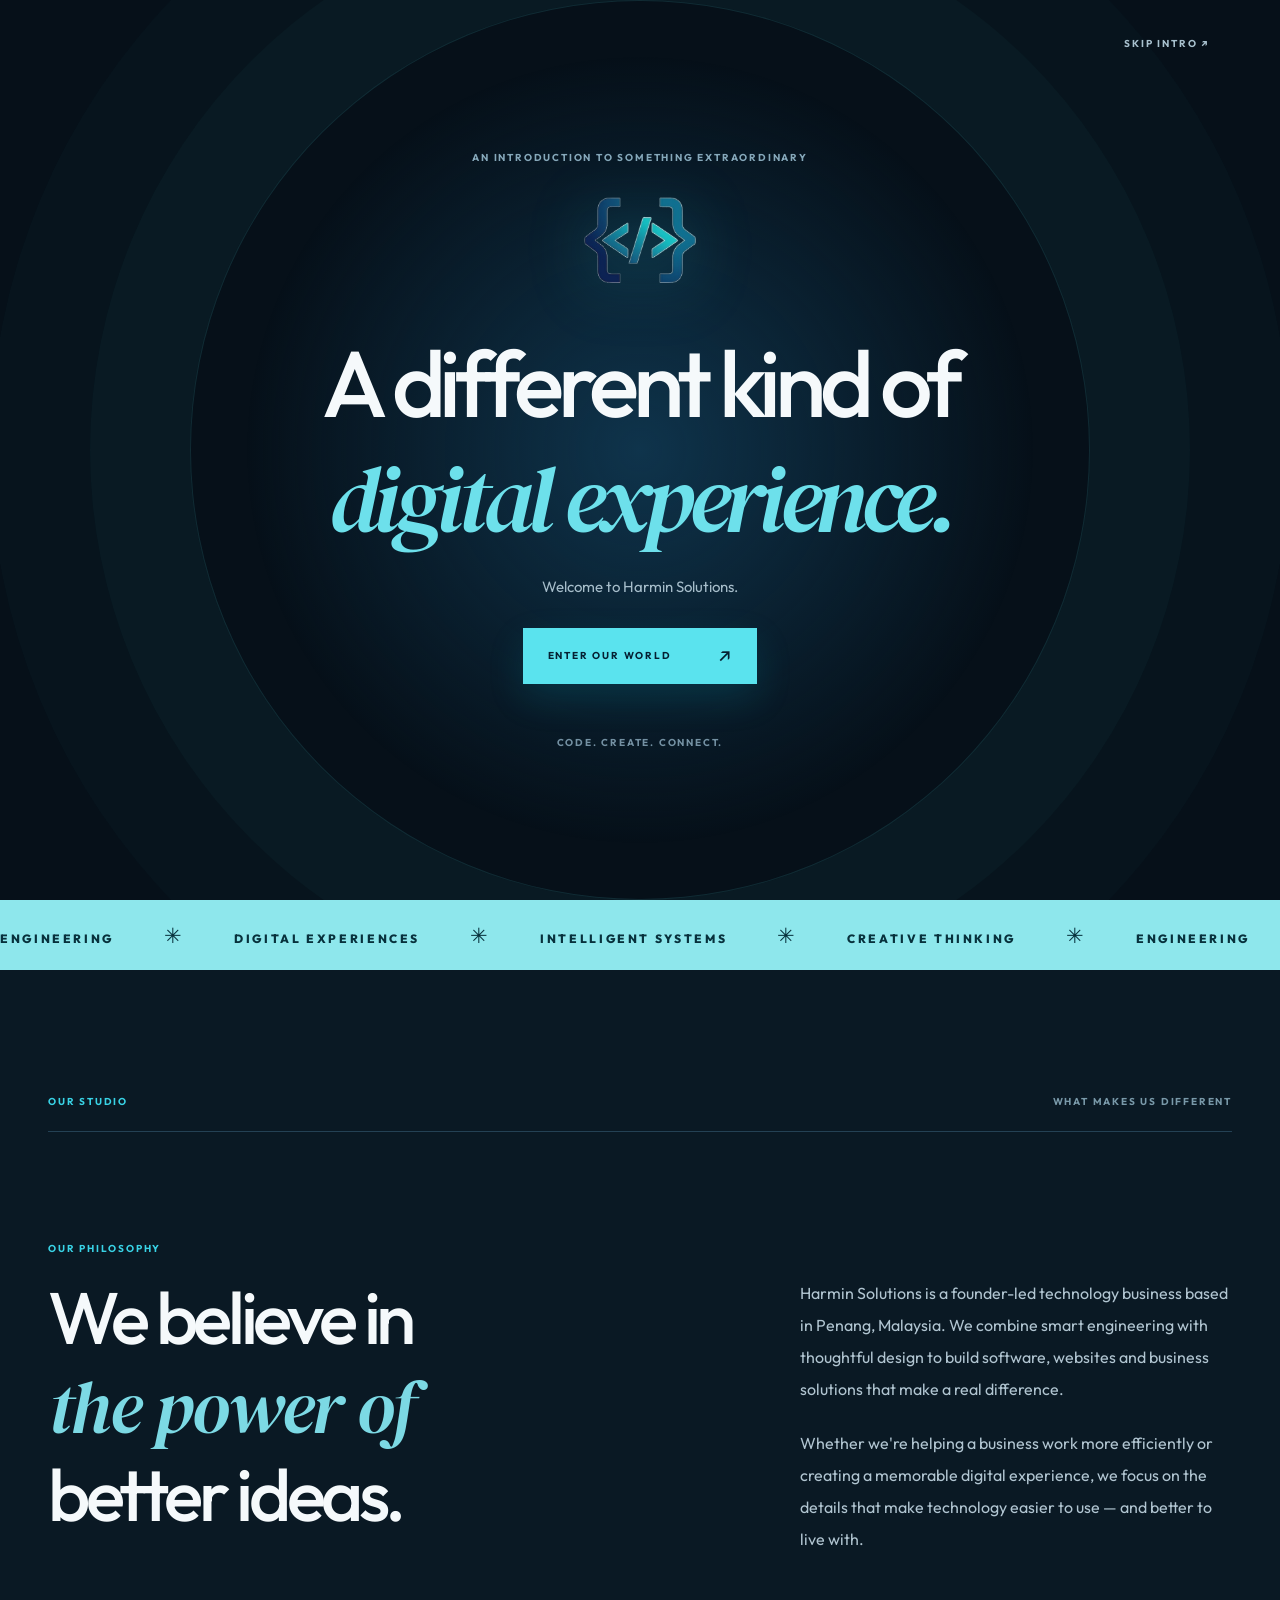
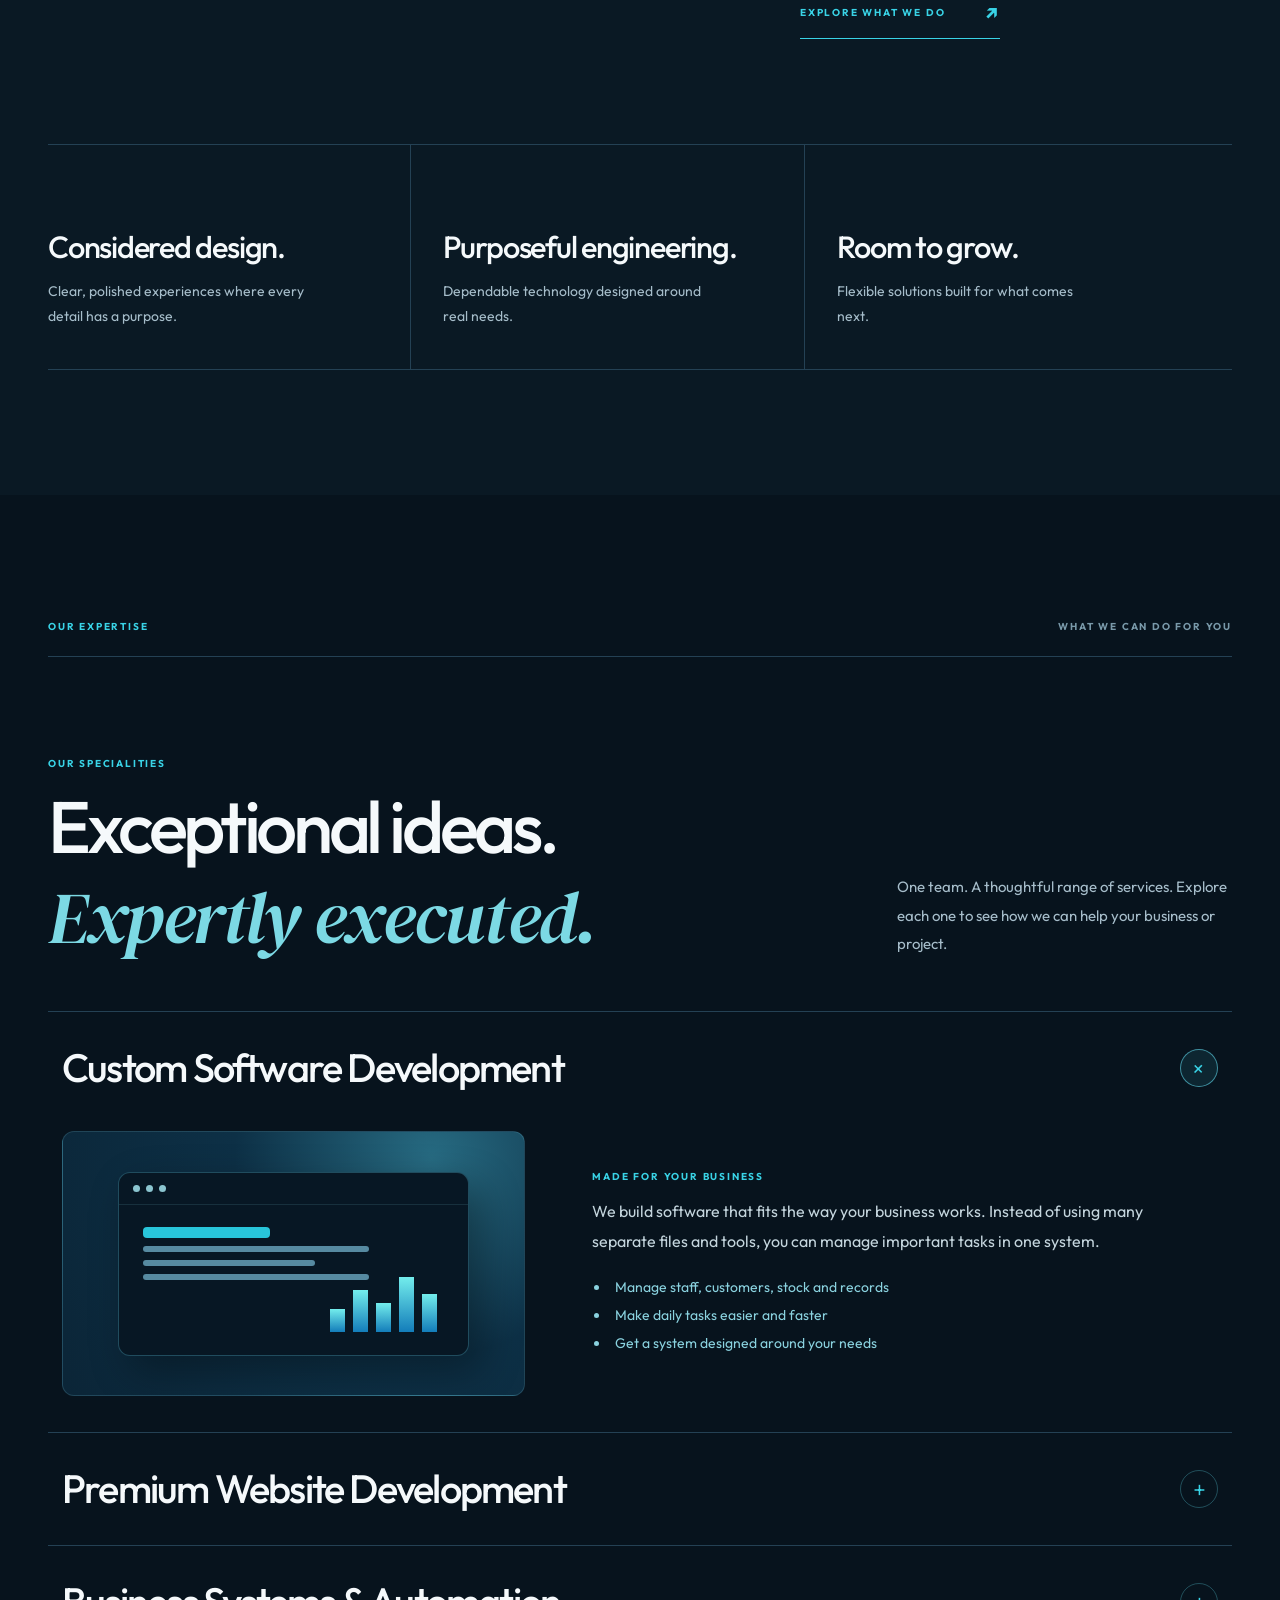
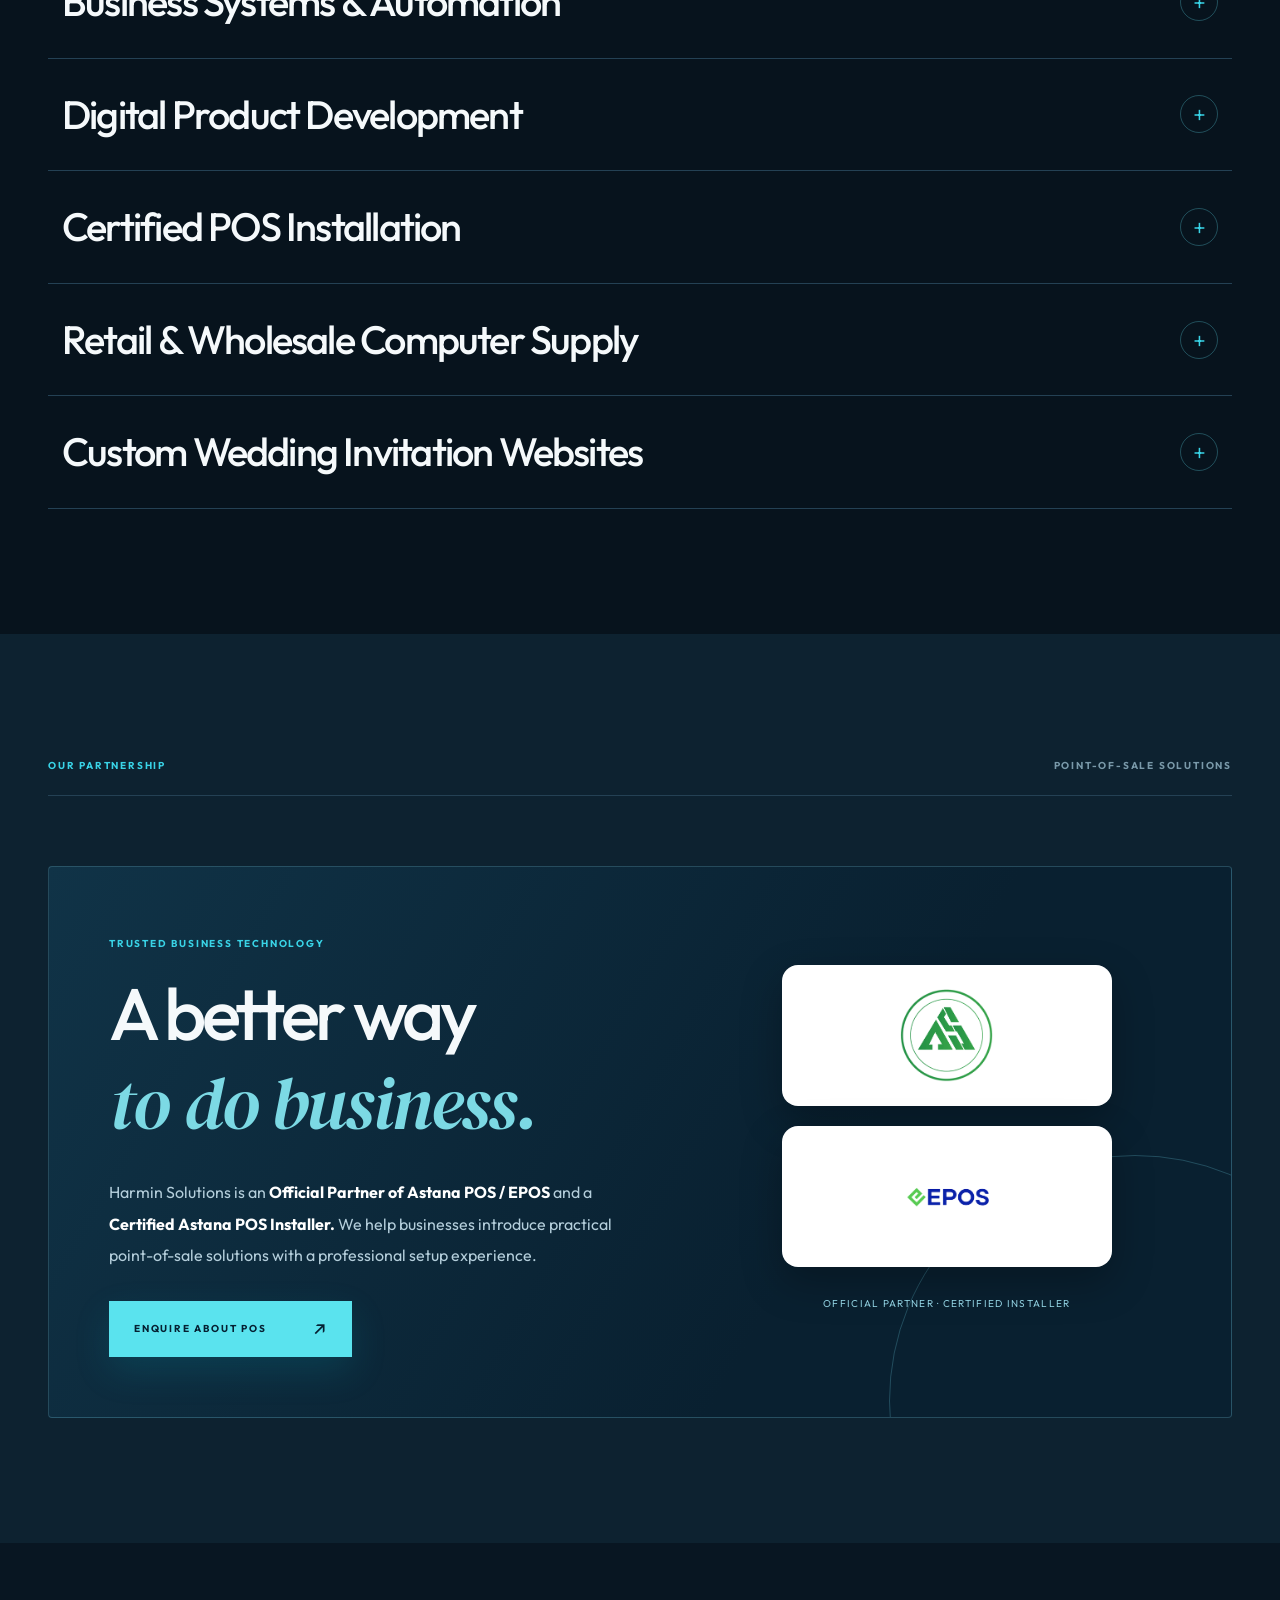
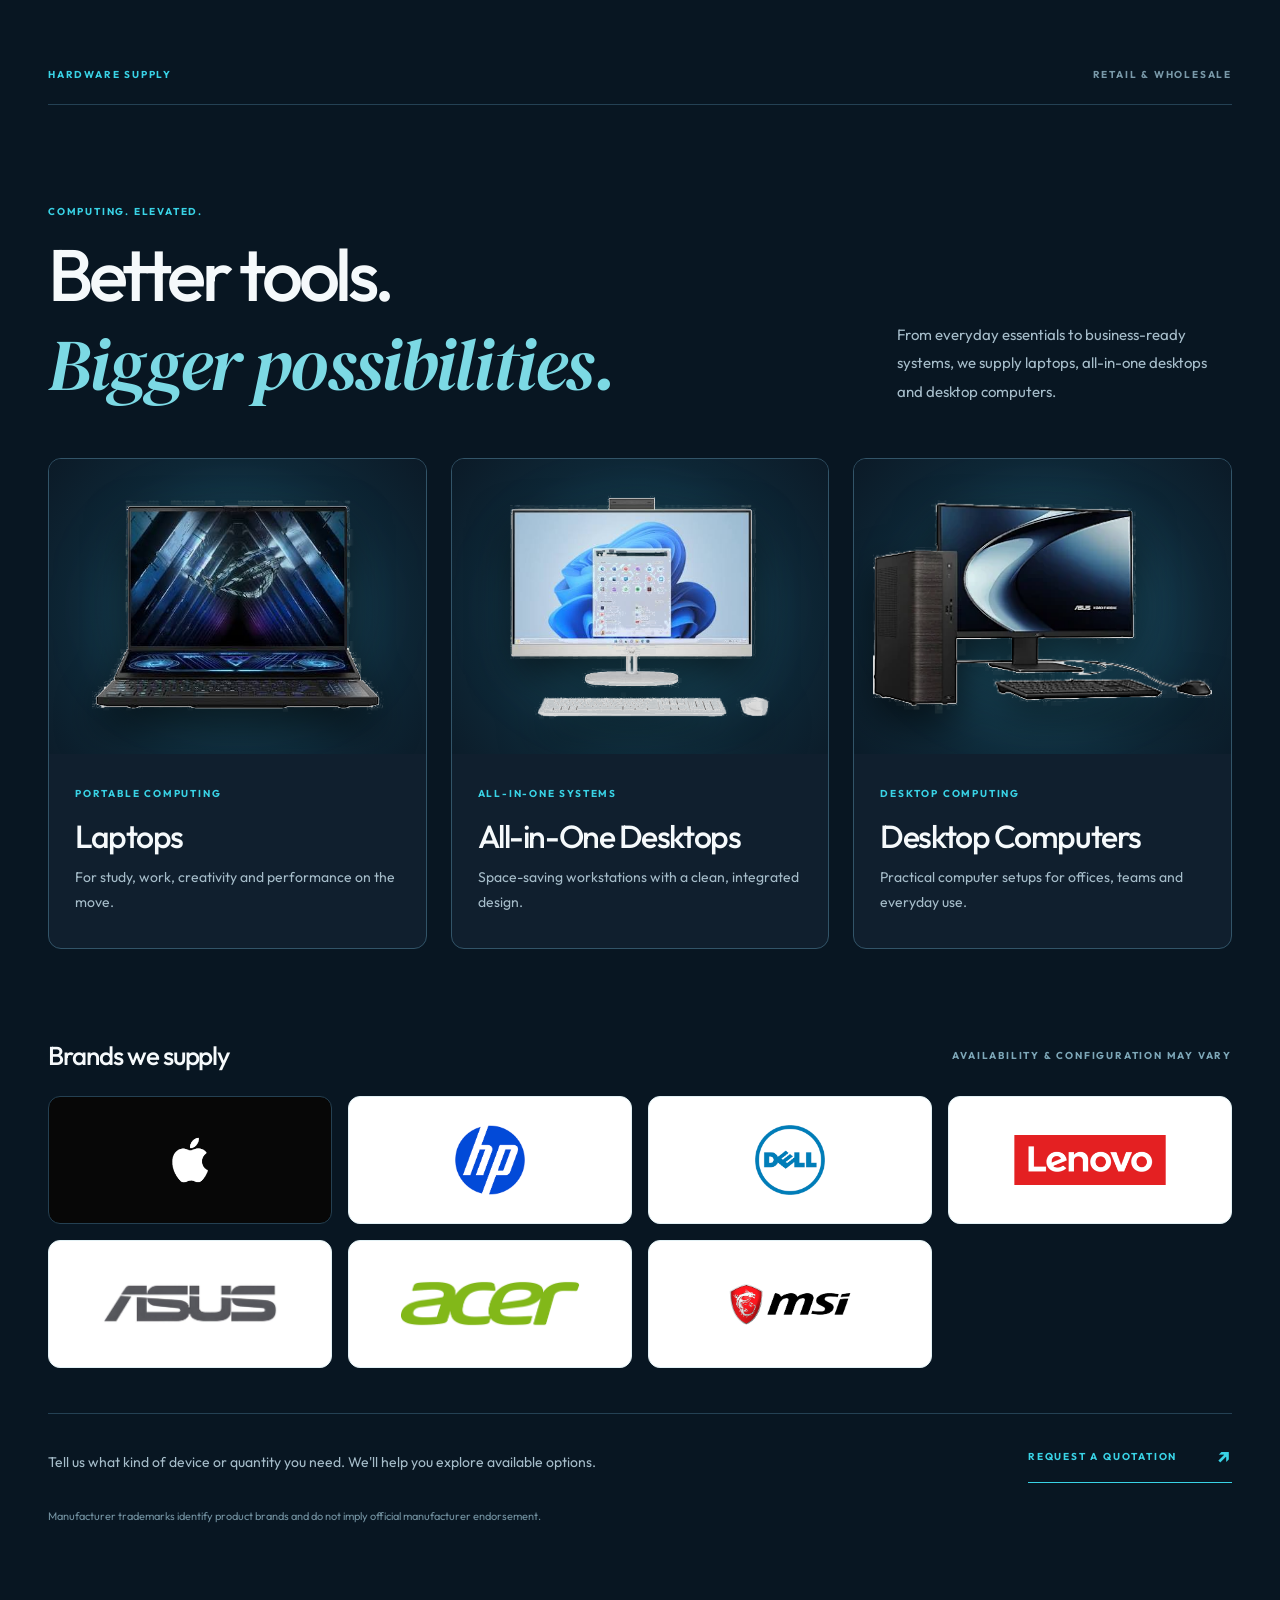
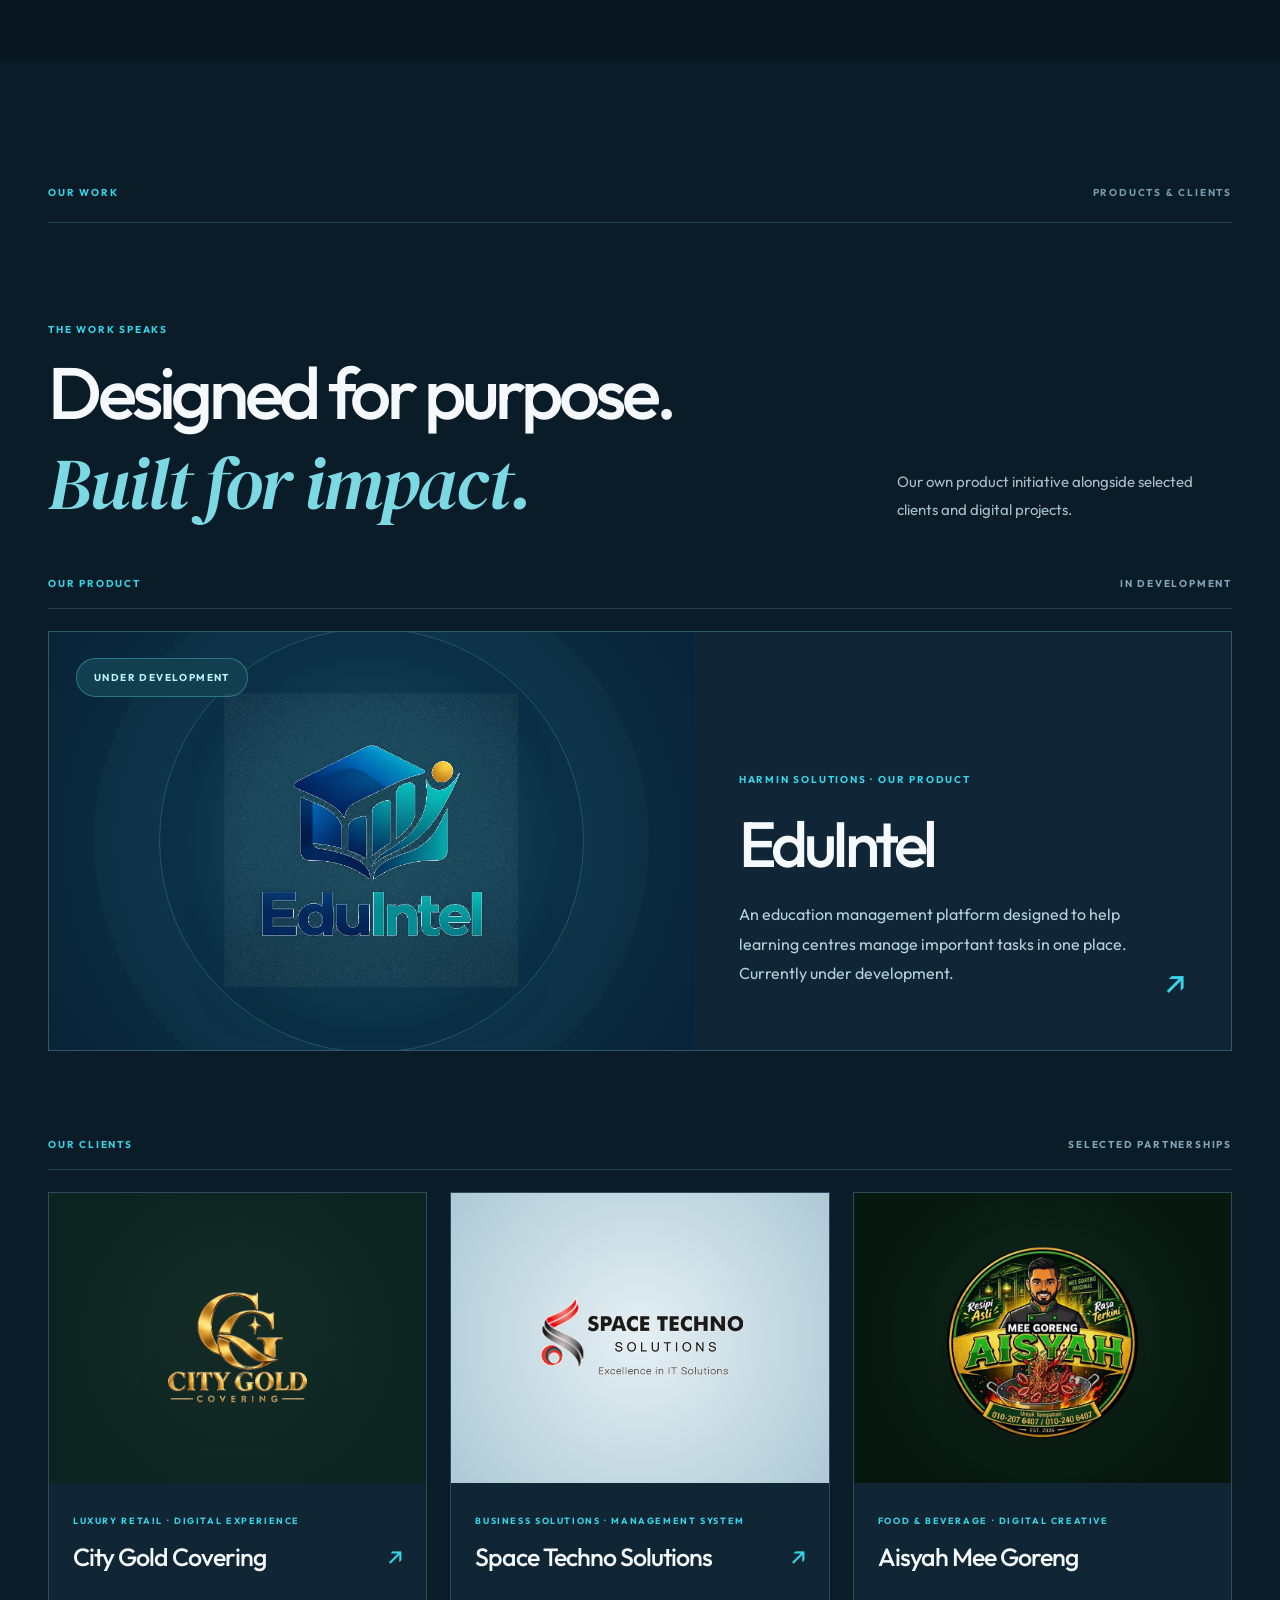
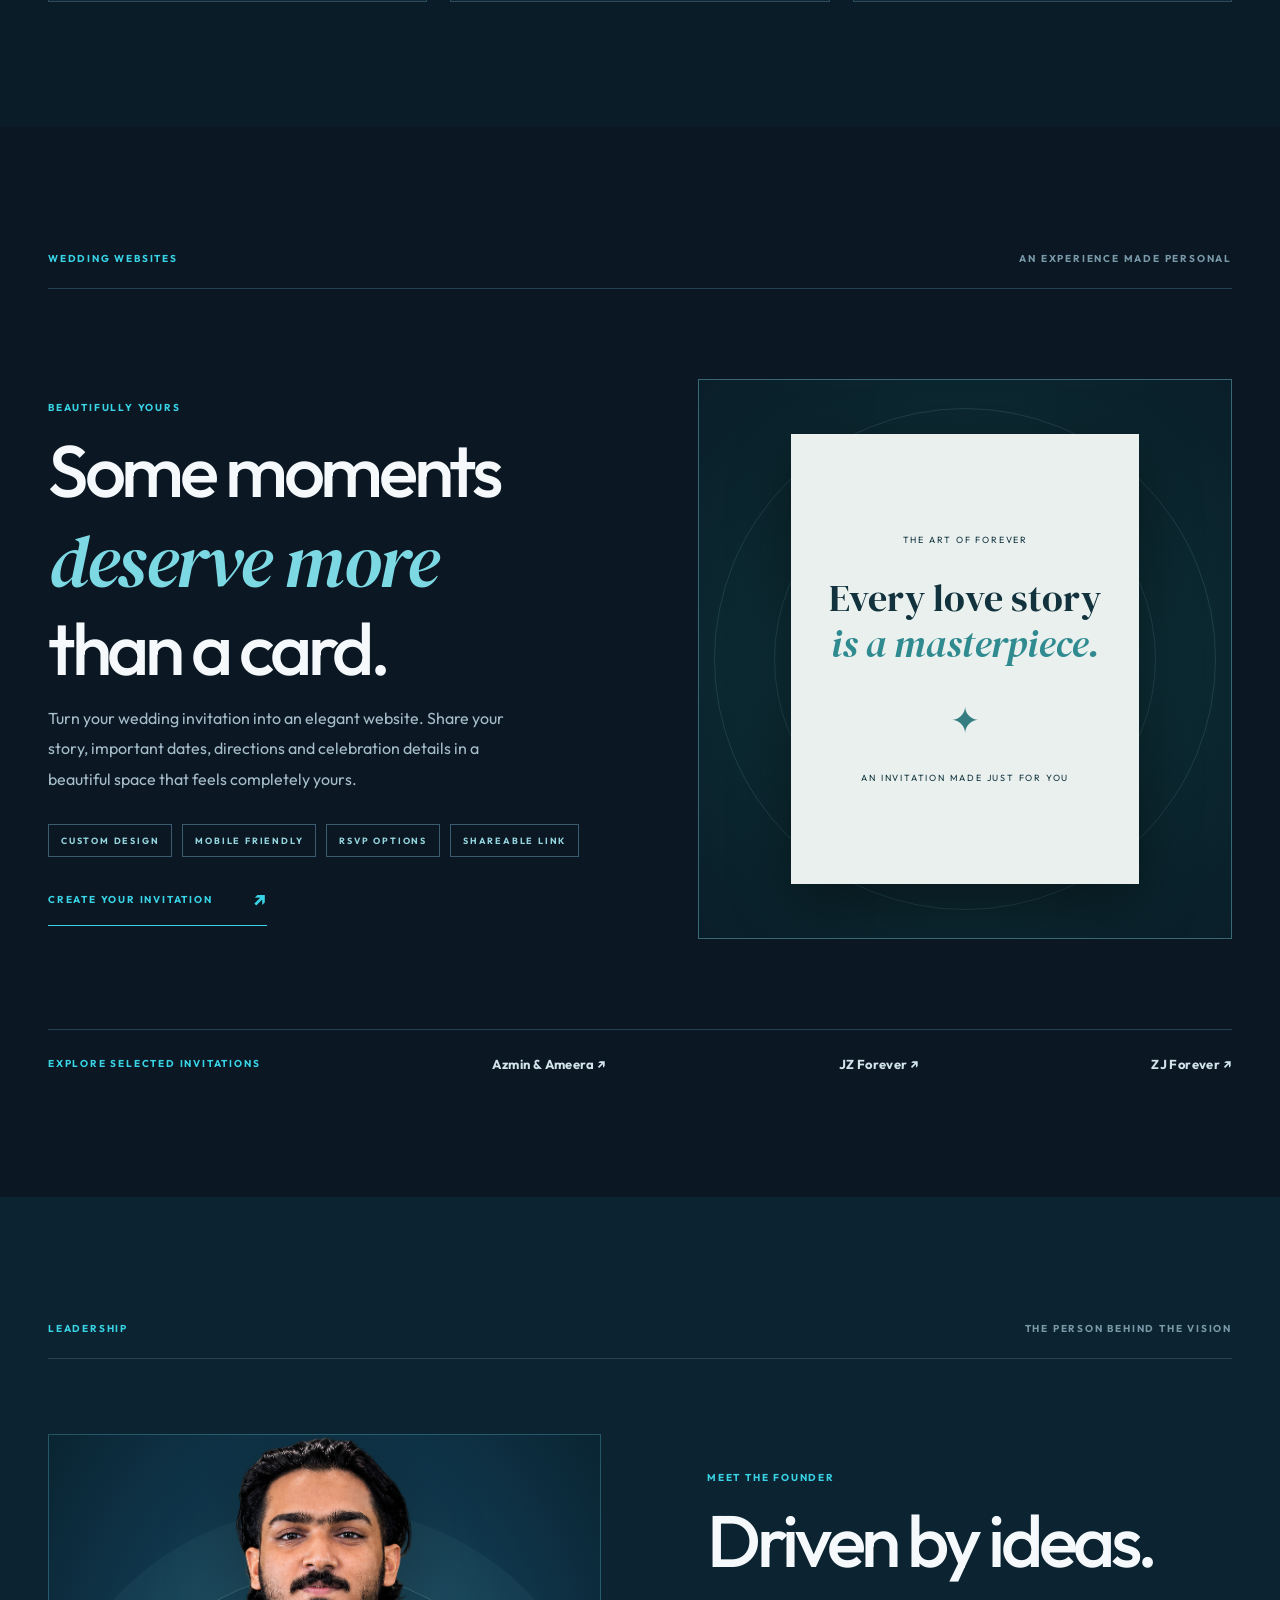
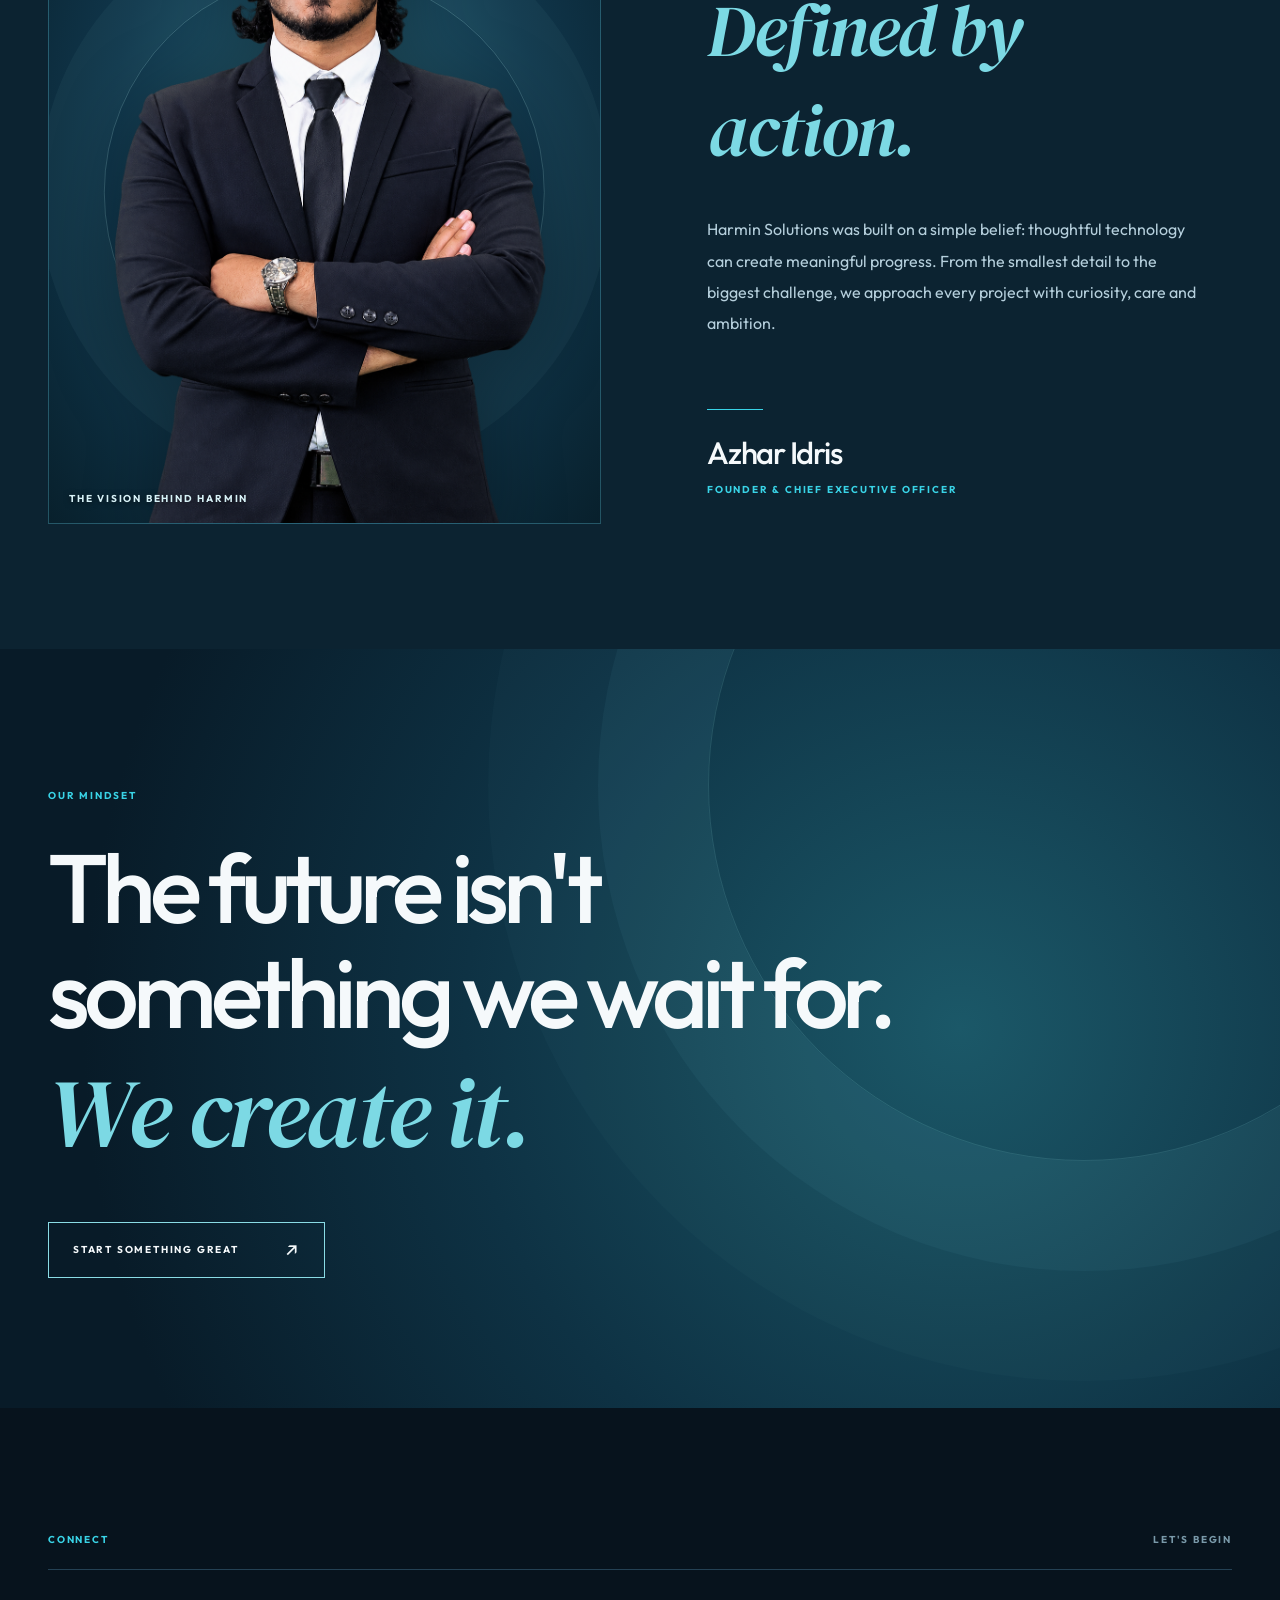
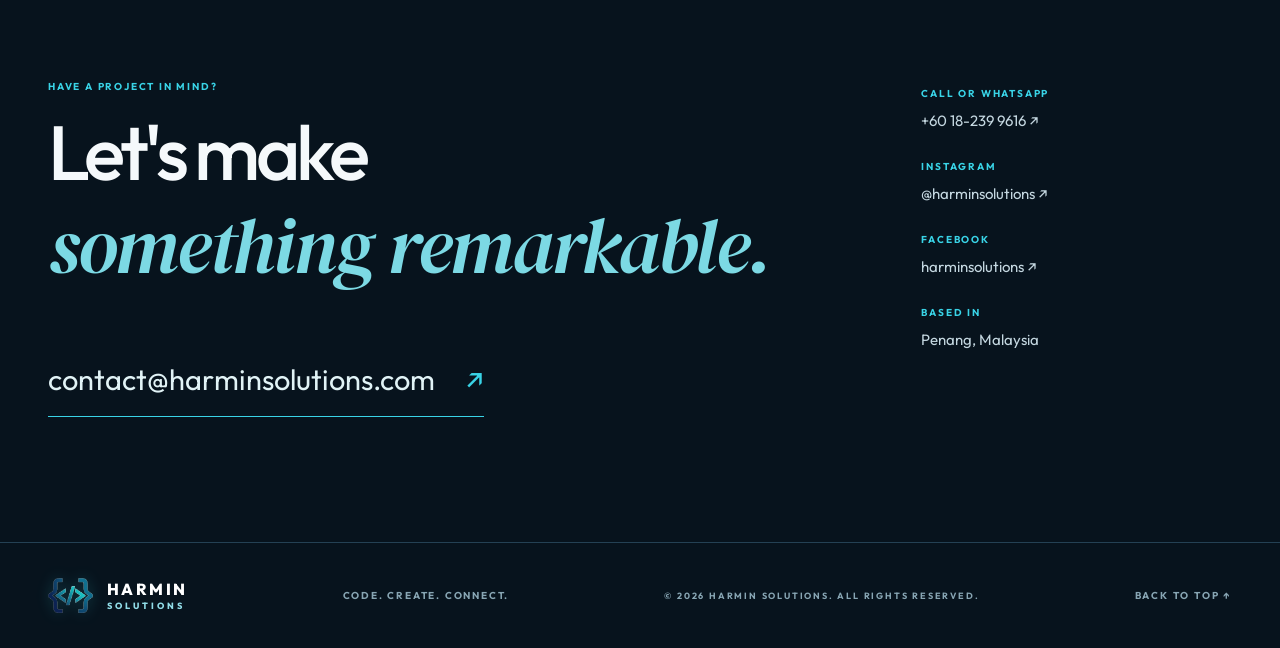
<file: index.html>
<!doctype html>
<html lang="en">
<head>
<meta charset="utf-8"><meta name="viewport" content="width=device-width, initial-scale=1">
<meta name="description" content="Harmin Solutions in Penang, Malaysia creates custom software, premium websites, business automation, wedding invitation websites and provides POS installation and computer supply services.">
<meta name="robots" content="index, follow, max-image-preview:large">
<link rel="canonical" href="https://harminsolutions.com/">
<meta property="og:type" content="website">
<meta property="og:locale" content="en_MY">
<meta property="og:site_name" content="Harmin Solutions">
<meta property="og:title" content="Harmin Solutions | Software, Websites & Business Technology in Penang">
<meta property="og:description" content="Custom software, premium websites, business systems, certified POS installation, computer supply and personalized wedding invitation websites.">
<meta property="og:url" content="https://harminsolutions.com/">
<meta property="og:image" content="https://harminsolutions.com/og-image.jpg">
<meta property="og:image:alt" content="Harmin Solutions — Code. Create. Connect.">
<meta name="twitter:card" content="summary_large_image">
<meta name="twitter:title" content="Harmin Solutions | Code. Create. Connect.">
<meta name="twitter:description" content="Premium software, websites and business technology services in Penang, Malaysia.">
<meta name="twitter:image" content="https://harminsolutions.com/og-image.jpg">
<meta name="theme-color" content="#07131d"><title>Harmin Solutions | Code. Create. Connect.</title>
<link rel="icon" type="image/png" href="favicon.png"><link rel="apple-touch-icon" href="favicon.png">
<link rel="preconnect" href="https://fonts.googleapis.com"><link rel="preconnect" href="https://fonts.gstatic.com" crossorigin>
<link href="https://fonts.googleapis.com/css2?family=DM+Sans:wght@400;500;600;700&family=Manrope:wght@400;500;600;700;800&family=Outfit:wght@300;400;500;600;700;800&family=DM+Serif+Display:ital@0;1&display=swap" rel="stylesheet">
<link rel="stylesheet" href="styles.css"><script src="script.js" defer></script>
<script type="application/ld+json">{"@context":"https://schema.org","@type":"ProfessionalService","@id":"https://harminsolutions.com/#organization","name":"Harmin Solutions","url":"https://harminsolutions.com/","image":"https://harminsolutions.com/og-image.jpg","logo":"https://harminsolutions.com/favicon.png","description":"Technology studio in Penang offering custom software, website design, business automation, POS setup, computer supply and digital wedding invitations.","email":"contact@harminsolutions.com","telephone":"+60182399616","founder":{"@type":"Person","name":"Azhar Idris"},"address":{"@type":"PostalAddress","addressLocality":"Penang","addressCountry":"MY"},"areaServed":{"@type":"Place","name":"Malaysia"},"sameAs":["https://www.instagram.com/harminsolutions/","https://www.facebook.com/harminsolutions/"],"hasOfferCatalog":{"@type":"OfferCatalog","name":"Technology services","itemListElement":[{"@type":"OfferCatalog","name":"Custom Software Engineering"},{"@type":"OfferCatalog","name":"Premium Website Development"},{"@type":"OfferCatalog","name":"Business Systems and Automation"},{"@type":"OfferCatalog","name":"Point of Sale Setup"},{"@type":"OfferCatalog","name":"Computer Retail and Wholesale"},{"@type":"OfferCatalog","name":"Custom Wedding Invitation Websites"}]}}</script>
<meta name="google-site-verification" content="o9YyqksdLq6l1bfyjRBkQmGV4HSReqzcP2tWgGCFmOc" />
</head>
<body>
<div class="scroll-track" aria-hidden="true"><div id="scrollProgress"></div></div>
<div class="welcome" id="welcome" role="dialog" aria-modal="true" aria-labelledby="welcomeHeading"><div class="welcome-glow"></div><div class="welcome-inner"><div class="welcome-top">AN INTRODUCTION TO SOMETHING EXTRAORDINARY</div><img class="welcome-logo" src="assets/harmin-symbol.png" alt="Harmin Solutions symbol"><div class="welcome-ordinal"></div><h1 id="welcomeHeading">A different kind of<br><em>digital experience.</em></h1><p>Welcome to Harmin Solutions.</p><button id="enterSite" class="button bright" type="button">ENTER OUR WORLD <span>↗</span></button><span class="welcome-bottom">CODE. CREATE. CONNECT.</span></div><button id="skipIntro" class="welcome-skip" type="button">SKIP INTRO ↗</button></div>
<header class="header" id="header"><div class="container header-inner"><a href="#home" class="brand" aria-label="Harmin Solutions home"><img src="assets/harmin-symbol.png" width="44" height="44" alt=""><span>HARMIN <small>SOLUTIONS</small></span></a><nav class="desktop-links" aria-label="Primary navigation"><a href="#about">STUDIO</a><a href="#services">EXPERTISE</a><a href="#hardware">HARDWARE</a><a href="#work">OUR WORK</a><a href="#founder">FOUNDER</a></nav><a class="header-cta" href="#contact">LET'S CONNECT <span>↗</span></a><button id="menuButton" class="menu-button" type="button" aria-label="Open navigation" aria-expanded="false" aria-controls="mobileNav"><span></span><span></span></button></div></header>
<nav class="mobile-nav" id="mobileNav" aria-label="Mobile navigation" inert><a href="#about">The Studio</a><a href="#services">Our Expertise</a><a href="#partners">POS Partnership</a><a href="#hardware">Computer Supply</a><a href="#work">Our Work</a><a href="#weddings">Wedding Websites</a><a href="#founder">Founder</a><a href="#contact">Contact</a></nav>
<main>
<section class="hero" id="home"><div class="hero-architecture" aria-hidden="true"><div class="hero-shape shape-1"></div><div class="hero-shape shape-2"></div><div class="hero-gridlines"></div></div><div class="container hero-layout"><div class="hero-main"><div class="overline hero-overline appear"><span class="live-dot"></span> INDEPENDENT TECHNOLOGY STUDIO <span class="overline-divider"></span> PENANG, MALAYSIA</div><h1 class="appear">Technology.<br><span class="hero-hollow">With intention.</span><br><em>Without limits.</em></h1><p class="hero-summary appear">We transform bold ideas into remarkable digital experiences — crafted with precision, built to perform, and designed to inspire.</p><div class="hero-ctas appear"><a class="button bright" href="#work">EXPLORE OUR WORK <span>↗</span></a><a href="#services" class="simple-cta">DISCOVER OUR EXPERTISE <span>↘</span></a></div></div><div class="hero-side" aria-hidden="true"><div class="tech-sculpture"><div class="sculpture-circle one"></div><div class="sculpture-circle two"></div><div class="sculpture-glass"><img src="assets/harmin-symbol.png" alt=""><span>DESIGNED TO DIFFER</span></div></div><span class="vertical-label">THE FUTURE IS MADE, NOT FOUND.</span></div></div><div class="container hero-foot"><span>SCROLL TO DISCOVER</span><span class="scroll-beam"></span><span>CODE. CREATE. CONNECT.</span></div></section>
<div class="ticker"><div class="ticker-track">ENGINEERING <b>✳</b> DIGITAL EXPERIENCES <b>✳</b> INTELLIGENT SYSTEMS <b>✳</b> CREATIVE THINKING <b>✳</b> ENGINEERING <b>✳</b> DIGITAL EXPERIENCES <b>✳</b> INTELLIGENT SYSTEMS <b>✳</b> CREATIVE THINKING <b>✳</b></div></div>
<section class="section about" id="about"><div class="container"><div class="section-label reveal"><span>OUR STUDIO</span><span>WHAT MAKES US DIFFERENT</span></div><div class="about-columns"><div class="reveal"><p class="small-label">OUR PHILOSOPHY</p><h2>We believe in<br><em>the power of</em><br>better ideas.</h2></div><div class="about-prose reveal"><p>Harmin Solutions is a founder-led technology business based in Penang, Malaysia. We combine smart engineering with thoughtful design to build software, websites and business solutions that make a real difference.</p><p>Whether we're helping a business work more efficiently or creating a memorable digital experience, we focus on the details that make technology easier to use — and better to live with.</p><a class="text-action" href="#services">EXPLORE WHAT WE DO <span>↗</span></a></div></div><div class="values"><div class="value reveal"><h3>Considered design.</h3><p>Clear, polished experiences where every detail has a purpose.</p></div><div class="value reveal"><h3>Purposeful engineering.</h3><p>Dependable technology designed around real needs.</p></div><div class="value reveal"><h3>Room to grow.</h3><p>Flexible solutions built for what comes next.</p></div></div></div></section>
<section class="section services" id="services"><div class="container"><div class="section-label reveal"><span>OUR EXPERTISE</span><span>WHAT WE CAN DO FOR YOU</span></div><div class="section-intro reveal"><div><p class="small-label">OUR SPECIALITIES</p><h2>Exceptional ideas.<br><em>Expertly executed.</em></h2></div><p>One team. A thoughtful range of services. Explore each one to see how we can help your business or project.</p></div><div class="accordion" id="serviceAccordion">
<details class="service" open><summary><span class="service-title">Custom Software Development</span><span class="service-plus">+</span></summary><div class="service-body"><div class="service-visual visual-software"><div class="mock-window"><div class="mock-toolbar"><i></i><i></i><i></i></div><div class="mock-lines"><b></b><span></span><span></span><span></span></div><div class="mock-chart"><i></i><i></i><i></i><i></i><i></i></div></div></div><div class="service-description"><span class="eyebrow">MADE FOR YOUR BUSINESS</span><p>We build software that fits the way your business works. Instead of using many separate files and tools, you can manage important tasks in one system.</p><ul><li>Manage staff, customers, stock and records</li><li>Make daily tasks easier and faster</li><li>Get a system designed around your needs</li></ul></div></div></details>
<details class="service"><summary><span class="service-title">Premium Website Development</span><span class="service-plus">+</span></summary><div class="service-body"><div class="service-visual visual-web"><div class="web-frame"><div class="web-top"><i></i><i></i><i></i></div><div class="web-hero"><b>DESIGNED<br>TO IMPRESS.</b><span></span></div></div></div><div class="service-description"><span class="eyebrow">YOUR BRAND, ONLINE</span><p>We create modern websites that make your business look professional. Your visitors can learn about you, explore your services and contact you easily.</p><ul><li>Beautiful design for phone and computer</li><li>Clear pages that are easy to explore</li><li>Fast, smooth and memorable experiences</li></ul></div></div></details>
<details class="service"><summary><span class="service-title">Business Systems & Automation</span><span class="service-plus">+</span></summary><div class="service-body"><div class="service-visual visual-flow"><div class="flow-node">SALES</div><div class="flow-path"></div><div class="flow-node main">ONE CONNECTED SYSTEM</div><div class="flow-path"></div><div class="flow-node">FINANCE</div></div><div class="service-description"><span class="eyebrow">LESS REPETITION. MORE PROGRESS.</span><p>We connect parts of your business so you don't have to enter the same information many times. For example, a recorded payment can also appear in the finance section.</p><ul><li>Reduce repeated data entry</li><li>Keep information consistent across pages</li><li>Spend more time running your business</li></ul></div></div></details>
<details class="service"><summary><span class="service-title">Digital Product Development</span><span class="service-plus">+</span></summary><div class="service-body"><div class="service-visual visual-product"><div class="product-mock"><span>IDEA</span><div class="product-arrow">↗</div><strong>REAL PRODUCT</strong></div></div><div class="service-description"><span class="eyebrow">FROM FIRST IDEA TO LAUNCH</span><p>Have an app or platform idea? We help plan it, design how it should work, build it and improve it step by step.</p><ul><li>Understand your idea and users</li><li>Design simple and useful features</li><li>Turn your concept into working software</li></ul></div></div></details>
<details class="service"><summary><span class="service-title">Certified POS Installation</span><span class="service-plus">+</span></summary><div class="service-body"><div class="service-visual visual-logos"><img src="assets/astana-transparent.png" alt="Astana POS logo"><img src="assets/epos-transparent.png" alt="EPOS logo"></div><div class="service-description"><span class="eyebrow">OFFICIAL PARTNER · CERTIFIED INSTALLER</span><p>We help businesses set up Astana POS and EPOS so their sales system is ready to use. This can make everyday billing and transaction work simpler.</p><ul><li>POS installation and configuration</li><li>Practical guidance when getting started</li><li>Setup for business operations</li></ul></div></div></details>
<details class="service"><summary><span class="service-title">Retail & Wholesale Computer Supply</span><span class="service-plus">+</span></summary><div class="service-body"><div class="service-visual visual-hardware"><img src="assets/hardware-service-visual.svg" alt="Computer supply visual"></div><div class="service-description"><span class="eyebrow">THE RIGHT DEVICE FOR YOUR NEEDS</span><p>We supply laptops, all-in-one desktops and desktop computers for students, homes, offices and businesses, including bulk orders.</p><ul><li>Choose from popular computer brands</li><li>Find devices for study, work or business</li><li>Request a quotation for wholesale supply</li></ul><a class="text-action" href="#hardware">VIEW HARDWARE <span>↗</span></a></div></div></details>
<details class="service"><summary><span class="service-title">Custom Wedding Invitation Websites</span><span class="service-plus">+</span></summary><div class="service-body"><div class="service-visual visual-wedding"><div class="mini-invitation"><span>TOGETHER, FOREVER</span><strong>Our story<br><em>begins here.</em></strong><i>✧</i></div></div><div class="service-description"><span class="eyebrow">A WEBSITE AS UNIQUE AS YOUR STORY</span><p>We create beautiful digital wedding invitations designed around your celebration. You can share one link with your guests to help them find event details.</p><ul><li>Personalize colors, photos and wording</li><li>Include location and celebration details</li><li>Optional RSVP features</li></ul></div></div></details>
</div></div></section>
<section class="section partner" id="partners"><div class="container"><div class="section-label reveal"><span>OUR PARTNERSHIP</span><span>POINT-OF-SALE SOLUTIONS</span></div><div class="partner-panel reveal"><div class="partner-copy"><p class="small-label">TRUSTED BUSINESS TECHNOLOGY</p><h2>A better way<br><em>to do business.</em></h2><p>Harmin Solutions is an <strong>Official Partner of Astana POS / EPOS</strong> and a <strong>Certified Astana POS Installer.</strong> We help businesses introduce practical point-of-sale solutions with a professional setup experience.</p><a class="button bright" href="mailto:contact@harminsolutions.com?subject=POS%20Installation%20Enquiry">ENQUIRE ABOUT POS <span>↗</span></a></div><div class="partner-art"><div class="partner-logo-panel"><img src="assets/astana-transparent.png" alt="Astana logo"></div><div class="partner-logo-panel"><img src="assets/epos-transparent.png" alt="EPOS logo"></div><p>OFFICIAL PARTNER · CERTIFIED INSTALLER</p></div></div></div></section>
<section class="section hardware" id="hardware"><div class="container"><div class="section-label reveal"><span>HARDWARE SUPPLY</span><span>RETAIL & WHOLESALE</span></div><div class="section-intro reveal"><div><p class="small-label">COMPUTING. ELEVATED.</p><h2>Better tools.<br><em>Bigger possibilities.</em></h2></div><p>From everyday essentials to business-ready systems, we supply laptops, all-in-one desktops and desktop computers.</p></div><div class="hardware-grid"><article class="device-card reveal"><div class="device-visual"><div class="device-glow"></div><img src="assets/laptop-photo.png" loading="lazy" alt="A real laptop product photograph"></div><div class="device-footer"><span>PORTABLE COMPUTING</span><h3>Laptops</h3><p>For study, work, creativity and performance on the move.</p></div></article><article class="device-card reveal"><div class="device-visual"><div class="device-glow"></div><img src="assets/all-in-one-photo.png" loading="lazy" alt="A real all-in-one desktop product photograph"></div><div class="device-footer"><span>ALL-IN-ONE SYSTEMS</span><h3>All-in-One Desktops</h3><p>Space-saving workstations with a clean, integrated design.</p></div></article><article class="device-card reveal"><div class="device-visual"><div class="device-glow"></div><img src="assets/desktop-photo.png" loading="lazy" alt="A real desktop computer product photograph"></div><div class="device-footer"><span>DESKTOP COMPUTING</span><h3>Desktop Computers</h3><p>Practical computer setups for offices, teams and everyday use.</p></div></article></div><div class="hardware-brands-heading reveal"><h3>Brands we supply</h3><span>AVAILABILITY & CONFIGURATION MAY VARY</span></div><div class="brands-grid reveal"><div class="brand-tile dark-tile"><img src="assets/apple-original.png" alt="Apple logo" loading="lazy"></div><div class="brand-tile"><img src="assets/hp-original.png" alt="HP logo" loading="lazy"></div><div class="brand-tile"><img src="assets/dell-original.png" alt="Dell logo" loading="lazy"></div><div class="brand-tile"><img src="assets/lenovo-original.png" alt="Lenovo logo" loading="lazy"></div><div class="brand-tile"><img src="assets/asus-original.png" alt="ASUS logo" loading="lazy"></div><div class="brand-tile"><img src="assets/acer-original.png" alt="Acer logo" loading="lazy"></div><div class="brand-tile"><img src="assets/msi-original.png" alt="MSI logo" loading="lazy"></div></div><div class="hardware-end reveal"><p>Tell us what kind of device or quantity you need. We'll help you explore available options.</p><a class="text-action" href="mailto:contact@harminsolutions.com?subject=Computer%20Supply%20Quotation">REQUEST A QUOTATION <span>↗</span></a></div><p class="trademark-note">Manufacturer trademarks identify product brands and do not imply official manufacturer endorsement.</p></div></section>
<section class="section portfolio" id="work"><div class="container"><div class="section-label reveal"><span>OUR WORK</span><span>PRODUCTS & CLIENTS</span></div><div class="section-intro reveal"><div><p class="small-label">THE WORK SPEAKS</p><h2>Designed for purpose.<br><em>Built for impact.</em></h2></div><p>Our own product initiative alongside selected clients and digital projects.</p></div><div class="portfolio-head reveal"><span>OUR PRODUCT</span><span>IN DEVELOPMENT</span></div><a class="product-feature reveal" href="https://eduintel.harminsolutions.com" target="_blank" rel="noopener noreferrer"><div class="product-art"><div class="product-circle"></div><img src="assets/eduintel-transparent.png" loading="lazy" alt="EduIntel official logo"><span class="status-pill">UNDER DEVELOPMENT</span></div><div class="product-info"><div><span class="tiny-tag">HARMIN SOLUTIONS · OUR PRODUCT</span><h3>EduIntel</h3><p>An education management platform designed to help learning centres manage important tasks in one place. Currently under development.</p></div><span class="project-arrow">↗</span></div></a><div class="portfolio-head client-head reveal"><span>OUR CLIENTS</span><span>SELECTED PARTNERSHIPS</span></div><div class="client-grid"><a class="client-card reveal" href="https://city-gold.harminsolutions.com" target="_blank" rel="noopener noreferrer"><div class="client-image city-bg"><img src="assets/city-gold-clean.png" alt="City Gold Covering client logo" loading="lazy"></div><div class="client-info"><span>LUXURY RETAIL · DIGITAL EXPERIENCE</span><h3>City Gold Covering <b>↗</b></h3></div></a><a class="client-card reveal" href="https://ims.spacetechno.in" target="_blank" rel="noopener noreferrer"><div class="client-image space-bg"><img src="assets/space-techno-transparent.png" alt="Space Techno Solutions logo" loading="lazy"></div><div class="client-info"><span>BUSINESS SOLUTIONS · MANAGEMENT SYSTEM</span><h3>Space Techno Solutions <b>↗</b></h3></div></a><article class="client-card reveal"><div class="client-image aisyah-bg"><img src="assets/aisyah-mee-goreng-cutout.png" alt="Aisyah Mee Goreng client logo" loading="lazy"></div><div class="client-info"><span>FOOD & BEVERAGE · DIGITAL CREATIVE</span><h3>Aisyah Mee Goreng</h3></div></article></div></div></section>
<section class="section weddings" id="weddings"><div class="container"><div class="section-label reveal"><span>WEDDING WEBSITES</span><span>AN EXPERIENCE MADE PERSONAL</span></div><div class="wedding-layout"><div class="wedding-copy reveal"><p class="small-label">BEAUTIFULLY YOURS</p><h2>Some moments<br><em>deserve more</em><br>than a card.</h2><p>Turn your wedding invitation into an elegant website. Share your story, important dates, directions and celebration details in a beautiful space that feels completely yours.</p><div class="wedding-tags"><span>CUSTOM DESIGN</span><span>MOBILE FRIENDLY</span><span>RSVP OPTIONS</span><span>SHAREABLE LINK</span></div><a class="text-action" href="mailto:contact@harminsolutions.com?subject=Wedding%20Website%20Enquiry">CREATE YOUR INVITATION <span>↗</span></a></div><div class="wedding-preview reveal"><div class="wedding-preview-inner"><span>THE ART OF FOREVER</span><b>Every love story<br><em>is a masterpiece.</em></b><i>✦</i><small>AN INVITATION MADE JUST FOR YOU</small></div></div></div><div class="wedding-examples reveal"><span>EXPLORE SELECTED INVITATIONS</span><a href="https://azminwedsameera.me" target="_blank" rel="noopener noreferrer">Azmin & Ameera ↗</a><a href="https://jz-forever.harminsolutions.com" target="_blank" rel="noopener noreferrer">JZ Forever ↗</a><a href="https://zj-forever.harminsolutions.com" target="_blank" rel="noopener noreferrer">ZJ Forever ↗</a></div></div></section>
<section class="section founder" id="founder"><div class="container"><div class="section-label reveal"><span>LEADERSHIP</span><span>THE PERSON BEHIND THE VISION</span></div><div class="founder-layout"><div class="founder-portrait reveal"><div class="founder-halo"></div><img src="assets/azhar-idris-founder.png" alt="Azhar Idris, Founder and CEO of Harmin Solutions" loading="lazy"><span>THE VISION BEHIND HARMIN</span></div><div class="founder-text reveal"><p class="small-label">MEET THE FOUNDER</p><h2>Driven by ideas.<br><em>Defined by action.</em></h2><p>Harmin Solutions was built on a simple belief: thoughtful technology can create meaningful progress. From the smallest detail to the biggest challenge, we approach every project with curiosity, care and ambition.</p><div class="founder-sign"><span></span><h3>Azhar Idris</h3><p>FOUNDER & CHIEF EXECUTIVE OFFICER</p></div></div></div></div></section>
<section class="closing"><div class="container closing-content reveal"><p class="small-label">OUR MINDSET</p><h2>The future isn't<br>something we wait for.<br><em>We create it.</em></h2><a href="#contact" class="button outline">START SOMETHING GREAT <span>↗</span></a></div></section>
<section class="section contact" id="contact"><div class="container"><div class="section-label reveal"><span>CONNECT</span><span>LET'S BEGIN</span></div><div class="contact-layout"><div class="reveal"><p class="small-label">HAVE A PROJECT IN MIND?</p><h2>Let's make<br><em>something remarkable.</em></h2><a class="contact-email" href="mailto:contact@harminsolutions.com">contact@harminsolutions.com <span>↗</span></a></div><div class="contact-aside reveal"><div><span>CALL OR WHATSAPP</span><a href="https://wa.me/60182399616" target="_blank" rel="noopener noreferrer">+60 18-239 9616 ↗</a></div><div><span>INSTAGRAM</span><a href="https://instagram.com/harminsolutions" target="_blank" rel="noopener noreferrer">@harminsolutions ↗</a></div><div><span>FACEBOOK</span><a href="https://facebook.com/harminsolutions" target="_blank" rel="noopener noreferrer">harminsolutions ↗</a></div><div><span>BASED IN</span><p>Penang, Malaysia</p></div></div></div></div></section>
</main>
<footer class="footer"><div class="container footer-layout"><a class="brand footer-brand" href="#home"><img src="assets/harmin-symbol.png" alt="" width="45" height="45"><span>HARMIN <small>SOLUTIONS</small></span></a><span>CODE. CREATE. CONNECT.</span><p>© <span id="year">2026</span> HARMIN SOLUTIONS. ALL RIGHTS RESERVED.</p><a href="#home">BACK TO TOP ↑</a></div></footer>
</body>
</html>
</file>
<file: styles.css>
:root{--night:#07131d;--navy:#0b1e2c;--navy2:#112939;--border:#244154;--text:#f5f9fb;--muted:#a6bdca;--soft:#718f9d;--cyan:#39d3e6;--teal:#00aaba;--cream:#e5f4f7;--serif:'DM Serif Display',Georgia,serif;--sans:'Outfit','Manrope',Arial,sans-serif;--content:1320px}
*{box-sizing:border-box}html{scroll-behavior:smooth;scroll-padding-top:85px}body{margin:0;background:var(--night);color:var(--text);font-family:var(--sans);-webkit-font-smoothing:antialiased;overflow-x:hidden}body.intro-open{overflow:hidden}button,input{font:inherit}button{cursor:pointer}a{color:inherit;text-decoration:none}img{display:block;max-width:100%}::selection{background:var(--cyan);color:var(--night)}:focus-visible{outline:2px solid var(--cyan);outline-offset:5px}.container{width:min(calc(100% - 96px),var(--content));margin:auto}.section{padding:125px 0}.small-label,.overline,.section-label,.eyebrow,.button,.text-action,.header-cta,.desktop-links,.service-index,.device-footer>span,.hardware-brands-heading>span,.hardware-end,.portfolio-head,.tiny-tag,.client-info>span,.wedding-tags,.wedding-examples,.founder-portrait>span,.founder-sign>p,.contact-aside span,.footer,.welcome-top,.welcome-bottom,.welcome-skip,.hero-foot{font-size:10px;letter-spacing:.18em;font-weight:700}.small-label,.eyebrow,.text-action{color:var(--cyan)}.section-label{display:flex;justify-content:space-between;gap:20px;padding-bottom:23px;border-bottom:1px solid var(--border);color:var(--cyan)}.section-label span:last-child{color:#7999a9}.section h2{font-size:clamp(50px,5.7vw,84px);font-weight:500;line-height:1.06;letter-spacing:-.06em;margin:18px 0 0}.section h2 em,.closing h2 em{font:italic 1em var(--serif);color:#7cd9e4;letter-spacing:-.025em}.section-intro{display:flex;align-items:end;justify-content:space-between;gap:50px;margin:90px 0 45px}.section-intro>p{max-width:335px;line-height:1.9;font-size:15px;color:var(--muted);margin-bottom:7px}.button{border:1px solid transparent;min-height:56px;display:inline-flex;align-items:center;justify-content:space-between;gap:46px;padding:0 24px;transition:transform .3s,box-shadow .3s,background .3s}.button span{font-size:20px;font-weight:400}.button:hover{transform:translateY(-4px)}.button.bright{background:#5ae3ee;color:#052032;box-shadow:0 14px 36px #00b5cb26}.button.bright:hover{background:#a0f5fa;box-shadow:0 22px 45px #00b5cb4d}.button.outline{border-color:#8adce5;background:transparent}.button.outline:hover{background:#5ae3ee;color:#051925}.text-action{display:inline-flex;align-items:center;gap:40px;padding:0 0 13px;border-bottom:1px solid var(--cyan);transition:gap .25s}.text-action span{font-size:20px}.text-action:hover{gap:52px}.scroll-track{position:fixed;z-index:160;left:0;top:0;width:100%;height:2px;pointer-events:none}.scroll-track div{background:var(--cyan);height:100%;width:0;box-shadow:0 0 14px #31cde2}
/* Welcome screen */
.welcome{position:fixed;z-index:300;inset:0;display:grid;place-items:center;background:#061019;overflow:hidden;transition:opacity .75s ease,visibility .75s ease}.welcome.hidden{opacity:0;visibility:hidden;pointer-events:none}.welcome-glow{position:absolute;width:min(86vw,900px);aspect-ratio:1;border-radius:50%;border:1px solid #5ae3ee20;box-shadow:0 0 0 100px #5ae3ee07,0 0 0 200px #5ae3ee04;background:radial-gradient(circle,#0f344c 0%,transparent 62%);animation:breathe 9s ease-in-out infinite}.welcome-inner{position:relative;z-index:1;text-align:center;padding:24px}.welcome-top{color:#86a8ba}.welcome-logo{height:92px;width:112px;object-fit:contain;margin:30px auto 23px;filter:drop-shadow(0 8px 30px #20bcd74d)}.welcome-ordinal{display:flex;align-items:center;justify-content:center;gap:15px;color:var(--cyan);font-size:11px;letter-spacing:.23em}.welcome-ordinal span{width:42px;height:1px;background:var(--cyan)}.welcome h1{font-size:clamp(52px,7.3vw,112px);letter-spacing:-.065em;font-weight:500;line-height:1.08;margin:24px auto 15px}.welcome h1 em{font:italic 1em var(--serif);color:#6de0eb}.welcome-inner>p{color:var(--muted);font-size:15px;margin-bottom:32px}.welcome-bottom{display:block;color:#7491a3;margin-top:52px}.welcome-skip{position:absolute;top:36px;right:5%;color:#a8c1ce;border:0;background:none;z-index:2}
/* Navigation */
.header{position:absolute;top:0;left:0;width:100%;z-index:120;transition:background .3s,box-shadow .3s}.header.scrolled{position:fixed;background:#07131df2;backdrop-filter:blur(24px);box-shadow:0 12px 35px #0004}.header-inner{height:92px;display:flex;align-items:center;gap:30px;border-bottom:1px solid #e2f5fa18}.brand{display:inline-flex;gap:14px;align-items:center;flex-shrink:0}.brand img{object-fit:contain;filter:drop-shadow(0 0 7px #3ad7e639)}.brand span{font-weight:800;letter-spacing:.15em;font-size:16px;line-height:1.3}.brand small{display:block;font-size:9px;letter-spacing:.34em;color:#90dce7}.desktop-links{display:flex;gap:clamp(14px,2vw,34px);margin:auto;color:#d5e1e9;white-space:nowrap}.desktop-links a,.header-cta{transition:color .2s}.desktop-links a:hover,.header-cta:hover{color:var(--cyan)}.header-cta{border:1px solid #3a7083;padding:16px;white-space:nowrap}.header-cta span{margin-left:16px;font-size:17px;color:var(--cyan)}.menu-button{display:none;width:44px;height:44px;border:1px solid var(--border);background:transparent;padding:12px}.menu-button span{display:block;height:1px;background:var(--text);margin:6px 0}.mobile-nav{position:fixed;z-index:119;right:0;top:77px;width:min(100%,440px);height:calc(100dvh - 77px);background:#0a1b29;display:flex;flex-direction:column;padding:15px 36px 34px;transform:translateX(103%);visibility:hidden;transition:transform .4s ease,visibility .4s;overflow:auto}.mobile-nav.open{transform:translateX(0);visibility:visible}.mobile-nav a{font-size:24px;padding:16px 0;border-bottom:1px solid var(--border)}
/* Hero */
.hero{min-height:840px;height:100svh;max-height:1100px;position:relative;overflow:hidden;background:radial-gradient(ellipse at 79% 45%,#16435b 0%,#0c2638 33%,#07131d 70%)}.hero-architecture{position:absolute;inset:0;pointer-events:none}.hero-gridlines{position:absolute;inset:0;opacity:.32;background-image:linear-gradient(90deg,#87cddd14 1px,transparent 1px),linear-gradient(#87cddd0c 1px,transparent 1px);background-size:105px 105px;mask-image:linear-gradient(90deg,transparent 15%,black 90%)}.hero-shape{position:absolute;border:1px solid #6ad2e42b;border-radius:50%;right:-9vw;top:15%;width:53vw;aspect-ratio:1;animation:slowspin 38s linear infinite}.shape-2{right:-4vw;top:23%;width:43vw;border-style:dashed;opacity:.5;animation-direction:reverse}.hero-layout{position:relative;height:100%;display:flex;align-items:center}.hero-main{position:relative;z-index:3;max-width:830px;padding-top:55px}.hero-overline{display:flex;align-items:center;gap:13px;color:#93e9f2;white-space:nowrap}.live-dot{display:inline-block;width:7px;height:7px;background:var(--cyan);border-radius:50%;box-shadow:0 0 12px var(--cyan);animation:breathe 3s infinite}.overline-divider{width:28px;height:1px;background:#7da3b4}.hero h1{font-size:clamp(66px,7.35vw,122px);font-weight:500;line-height:1.045;letter-spacing:-.071em;margin:35px 0 23px}.hero h1 em{font:italic 1em var(--serif);letter-spacing:-.04em;color:#95e8eb}.hero-hollow{color:#d6e8ef}.hero-summary{max-width:510px;color:#bad1da;font-size:17px;line-height:1.85}.hero-ctas{display:flex;align-items:center;gap:40px;margin-top:34px}.simple-cta{font-size:10px;font-weight:700;letter-spacing:.15em}.simple-cta span{font-size:18px;color:var(--cyan);margin-left:12px}.hero-side{position:absolute;right:0;top:10%;height:80%;width:44%;display:grid;place-items:center}.tech-sculpture{width:min(40vw,520px);aspect-ratio:1;position:relative;transform:rotate(-10deg)}.sculpture-circle{position:absolute;border:1px solid #8cd7e73b;border-radius:50%;inset:0}.sculpture-circle.two{inset:13%;border-style:dotted}.sculpture-glass{position:absolute;width:63%;height:69%;left:20%;top:15%;display:flex;flex-direction:column;align-items:center;justify-content:center;gap:36px;border:1px solid #9ae6ed60;background:linear-gradient(140deg,#61bdda19,#0a2133b0 55%,#66e8e813);box-shadow:25px 35px 100px #0009,inset 0 0 30px #ffffff08;backdrop-filter:blur(12px);transform:rotate(8deg);animation:float 8s ease-in-out infinite}.sculpture-glass img{width:60%;filter:drop-shadow(0 16px 20px #0006)}.sculpture-glass span{font-size:9px;letter-spacing:.24em;color:#a4d9e5}.vertical-label{position:absolute;right:-1%;font-size:9px;letter-spacing:.22em;writing-mode:vertical-rl;color:#81a4b2}.hero-foot{position:absolute;bottom:40px;left:0;right:0;display:flex;align-items:center;gap:22px;color:#93aebd}.hero-foot span:last-child{margin-left:auto}.scroll-beam{width:84px;height:1px;background:var(--cyan)}.ticker{height:70px;background:#8ee7ec;color:#07313c;display:flex;align-items:center;overflow:hidden}.ticker-track{white-space:nowrap;width:max-content;animation:marquee 33s linear infinite;font-size:12px;font-weight:800;letter-spacing:.22em}.ticker-track b{font-size:21px;margin:0 45px;font-weight:400}
/* About */
.about{background:#0a1924}.about-columns{display:grid;grid-template-columns:1.2fr .85fr;gap:12%;margin-top:100px}.about h2{margin-top:24px}.about-prose{padding-top:45px}.about-prose p{font-size:16px;color:#b1c5d1;line-height:2;margin:0 0 22px}.about-prose .text-action{margin-top:23px}.values{display:grid;grid-template-columns:repeat(3,1fr);border-top:1px solid var(--border);border-bottom:1px solid var(--border);margin-top:105px}.value{padding:45px 32px 40px 0}.value:not(:last-child){border-right:1px solid var(--border);margin-right:32px}.value-no{color:var(--cyan);font-size:11px}.value h3{font-size:clamp(23px,2.4vw,33px);font-weight:500;letter-spacing:-.04em;margin:37px 0 13px}.value p{font-size:14px;line-height:1.8;color:var(--muted);margin:0;max-width:270px}
/* Services */
.services{background:#07131d}.accordion{border-top:1px solid var(--border)}.service{border-bottom:1px solid var(--border);overflow:hidden}.service summary{display:grid;grid-template-columns:110px minmax(0,1fr) 40px;align-items:center;gap:15px;cursor:pointer;padding:31px 7px;list-style:none;transition:padding .25s,background .25s}.service summary::-webkit-details-marker{display:none}.service summary:hover{background:#5ad8e508;padding-left:19px}.service-index{color:var(--cyan)}.service-title{font-size:clamp(25px,3.1vw,42px);letter-spacing:-.045em;font-weight:500}.service-plus{font-size:28px;font-weight:300;color:var(--cyan);justify-self:end;transition:transform .25s}.service[open] .service-plus{transform:rotate(45deg)}.service-body{display:grid;grid-template-columns:.88fr 1.12fr;gap:6%;padding:8px 50px 36px 110px;align-items:center;animation:panel-in .35s ease both}.service-visual{height:265px;min-width:0;border-radius:12px;background:radial-gradient(circle at 80% 10%,#276b82,#0d3046 45%,#0b2537 100%);border:1px solid #87d9eb2b;display:flex;align-items:center;justify-content:center;overflow:hidden;position:relative}.service-description .eyebrow{display:block;margin-bottom:14px}.service-description p{font-size:16px;line-height:1.85;color:#c4d5dd;margin:0 0 17px}.service-description ul{margin:0;padding-left:18px;font-size:14px;line-height:2;color:#8ad2df}.service-description li{padding-left:5px}.service-description .text-action{margin-top:18px}.mock-window{width:76%;height:70%;background:#071724;border:1px solid #5ac9e64c;border-radius:12px;box-shadow:12px 15px 40px #0005;overflow:hidden}.mock-toolbar{display:flex;gap:6px;padding:12px 14px;border-bottom:1px solid #80d3e621}.mock-toolbar i{width:7px;height:7px;background:#8bc5d0;border-radius:50%}.mock-lines{display:flex;flex-direction:column;gap:8px;padding:22px 24px}.mock-lines b{background:#28c5da;width:42%;height:11px;border-radius:4px}.mock-lines span{height:6px;border-radius:4px;background:#568aa1;width:75%}.mock-lines span:nth-child(3){width:57%}.mock-chart{display:flex;align-items:end;gap:8px;position:absolute;right:19%;bottom:24%;height:55px}.mock-chart i{display:block;width:15px;background:linear-gradient(#73edec,#137dba);height:42%}.mock-chart i:nth-child(2){height:76%}.mock-chart i:nth-child(3){height:54%}.mock-chart i:nth-child(4){height:100%}.mock-chart i:nth-child(5){height:70%}.web-frame{width:77%;height:77%;background:#071826;border:1px solid #7adbea73;border-radius:10px;overflow:hidden;box-shadow:18px 20px 46px #0007}.web-top{padding:12px;display:flex;gap:5px;border-bottom:1px solid #fff2}.web-top i{height:6px;width:6px;border-radius:50%;background:#48d7e5}.web-hero{padding:20px 23px}.web-hero b{font-size:clamp(25px,3vw,46px);letter-spacing:-.04em;line-height:1.1}.web-hero span{display:block;margin-top:16px;width:100px;height:7px;background:var(--cyan);border-radius:8px}.visual-flow{gap:9px;padding:15px}.flow-node{padding:12px 14px;border-radius:8px;border:1px solid #66dce6a0;background:#12364a;color:#d6f4f6;font-size:10px;font-weight:700;letter-spacing:.05em;text-align:center}.flow-node.main{background:#41c6d1;color:#08222b;max-width:110px}.flow-path{width:24px;height:1px;background:#a1e7ed}.product-mock{width:78%;border:1px solid #6acddb5c;background:#092035;border-radius:16px;padding:20px;display:flex;flex-direction:column;gap:10px;transform:rotate(-6deg);box-shadow:15px 20px 45px #0006}.product-mock span{letter-spacing:.22em;font-size:13px;color:#83dbe6}.product-arrow{font-size:52px;color:#68e3e9}.product-mock strong{font-size:27px}.visual-logos{flex-direction:column;gap:15px}.visual-logos img{width:65%;max-height:92px;object-fit:contain;background:white;padding:14px;border-radius:12px}.visual-hardware img{height:80%;max-width:90%;object-fit:contain;filter:drop-shadow(0 16px 25px #0008)}.mini-invitation{width:68%;height:87%;background:#e8f3f4;color:#142e3c;display:flex;flex-direction:column;align-items:center;justify-content:center;box-shadow:12px 13px 32px #0006}.mini-invitation>span{font-size:9px;letter-spacing:.16em}.mini-invitation strong{font:italic 28px var(--serif);text-align:center;margin-top:15px;line-height:1.2}.mini-invitation strong em{color:#1c7b88}.mini-invitation i{margin-top:15px;color:#2199a5}
/* POS partner */
.partner{background:#0d2230}.partner-panel{display:grid;grid-template-columns:1.12fr .88fr;gap:4%;padding:60px;background:linear-gradient(120deg,#103347 0%,#092030 65%);border:1px solid #79cbdc3f;border-radius:4px;margin-top:70px;position:relative;overflow:hidden}.partner-panel:after{content:'';position:absolute;right:-150px;bottom:-230px;width:490px;height:490px;border:1px solid #6dcee440;border-radius:50%;pointer-events:none}.partner-copy{position:relative;z-index:1}.partner-copy h2{margin:25px 0}.partner-copy>p:not(.small-label){max-width:530px;line-height:1.95;font-size:16px;color:#b4cedb;margin-bottom:30px}.partner-copy strong{color:white}.partner-art{display:flex;flex-direction:column;gap:20px;align-items:center;justify-content:center;position:relative;z-index:1}.partner-logo-panel{background:#fff;border-radius:16px;padding:24px;min-height:128px;width:min(85%,330px);display:grid;place-items:center;box-shadow:0 15px 40px #0004}.partner-logo-panel img{max-width:100%;max-height:93px;object-fit:contain}.partner-art>p{font-size:10px;letter-spacing:.13em;text-align:center;color:#8dccdc}
/* Hardware */
.hardware{background:#081622}.hardware-grid{display:grid;grid-template-columns:repeat(3,minmax(0,1fr));gap:24px}.device-card{min-width:0;background:#101f2e;border:1px solid #325468;border-radius:13px;overflow:hidden;transition:transform .35s,border-color .35s,box-shadow .35s}.device-card:hover{transform:translateY(-9px);border-color:#63dbe5;box-shadow:0 24px 55px #0006}.device-visual{height:295px;display:grid;place-items:center;position:relative;background:radial-gradient(circle at 50% 55%,#1a5065 0%,#0e2635 66%,#0b1a27 100%);overflow:hidden}.device-glow{position:absolute;width:58%;height:50%;border-radius:50%;background:#48c6e927;filter:blur(45px)}.device-visual img{position:relative;z-index:1;width:91%;height:82%;object-fit:contain;filter:drop-shadow(0 18px 20px #0009);transition:transform .6s ease}.device-card:hover .device-visual img{transform:scale(1.065)}.device-footer{padding:27px 26px 32px}.device-footer>span{color:var(--cyan)}.device-footer h3{font-size:clamp(25px,2.5vw,34px);letter-spacing:-.045em;margin:15px 0 9px;font-weight:500}.device-footer p{color:var(--muted);font-size:14px;line-height:1.8;margin:0}.hardware-brands-heading{display:flex;align-items:center;justify-content:space-between;gap:20px;margin:90px 0 24px}.hardware-brands-heading h3{font-size:26px;font-weight:500;letter-spacing:-.04em;margin:0}.hardware-brands-heading span{color:#7da7b8}.brands-grid{display:grid;grid-template-columns:repeat(4,minmax(0,1fr));gap:16px}.brand-tile{min-height:128px;display:grid;place-items:center;background:#fff;border:1px solid #e2f1f5;border-radius:12px;padding:20px;transition:transform .3s,box-shadow .3s}.brand-tile:hover{transform:translateY(-5px);box-shadow:0 16px 45px #0005}.brand-tile img{width:100%;height:70px;max-width:180px;object-fit:contain}.brand-tile.dark-tile{background:#070707;border-color:#244052}.hardware-end{display:flex;align-items:center;justify-content:space-between;gap:30px;border-top:1px solid var(--border);padding-top:30px;margin-top:45px}.hardware-end p{font-size:14px;line-height:1.7;color:var(--muted);margin:0;max-width:700px;letter-spacing:0;font-weight:400}.trademark-note{font-size:11px;color:#7392a1;line-height:1.7;margin-top:24px}
/* Portfolio */
.portfolio{background:#0b1c29}.portfolio-head{display:flex;align-items:center;justify-content:space-between;gap:20px;color:var(--cyan);border-bottom:1px solid var(--border);padding-bottom:18px;margin-bottom:22px}.portfolio-head span:last-child{color:#84a4b5}.product-feature{display:grid;grid-template-columns:1.2fr 1fr;background:#102637;border:1px solid #31586a;min-height:420px;overflow:hidden;transition:border-color .3s}.product-feature:hover{border-color:var(--cyan)}.product-art{position:relative;display:grid;place-items:center;background:radial-gradient(circle at center,#1b5970,#0b3045 50%,#092338 100%);overflow:hidden;min-height:400px}.product-circle{position:absolute;width:66%;aspect-ratio:1;border:1px solid #71d6e83c;border-radius:50%;box-shadow:0 0 0 65px #79d7e407}.product-art img{width:min(55%,300px);max-height:295px;object-fit:contain;position:relative;z-index:1;filter:drop-shadow(0 25px 30px #0005);transition:transform .5s}.product-feature:hover .product-art img{transform:scale(1.045)}.status-pill{position:absolute;top:26px;left:27px;color:#b7f7f9;background:#113f4f;border:1px solid #55d4e45e;border-radius:30px;padding:12px 17px;letter-spacing:.14em;font-size:10px;font-weight:700}.product-info{padding:45px;display:flex;align-items:end;justify-content:space-between;gap:20px}.tiny-tag{color:var(--cyan)}.product-info h3{font-size:clamp(50px,5vw,79px);font-weight:500;letter-spacing:-.07em;margin:16px 0}.product-info p{color:#b7d0dc;line-height:1.85;font-size:16px;max-width:390px}.project-arrow{font-size:34px;color:var(--cyan)}.client-head{margin-top:87px}.client-grid{display:grid;grid-template-columns:repeat(3,minmax(0,1fr));gap:23px}.client-card{min-width:0;background:#102635;border:1px solid #2c4b5c;overflow:hidden;transition:transform .3s,border-color .3s}.client-card:hover{transform:translateY(-6px);border-color:#63cddc}.client-image{height:290px;display:grid;place-items:center;overflow:hidden;padding:23px}.client-image img{width:82%;height:82%;object-fit:contain;transition:transform .5s}.client-card:hover .client-image img{transform:scale(1.05)}.city-bg{background:radial-gradient(circle,#29382d,#0c231e 76%)}.space-bg{background:radial-gradient(circle,#e5f0f4,#aec9d5 100%)}.space-bg img{width:95%}.aisyah-bg{background:#07150d}.aisyah-bg img{width:auto;max-width:100%;max-height:100%;object-fit:contain}.client-info{padding:25px 24px 28px}.client-info>span{color:var(--cyan);font-size:9px}.client-info h3{font-size:25px;font-weight:500;letter-spacing:-.04em;margin:13px 0 0}.client-info b{float:right;color:var(--cyan);font-weight:400}
/* Wedding */
.weddings{background:#0b1823}.wedding-layout{display:grid;grid-template-columns:1fr .96fr;gap:8%;align-items:center;margin:90px 0}.wedding-copy>p:not(.small-label){font-size:16px;line-height:1.9;color:var(--muted);max-width:490px}.wedding-tags{display:flex;flex-wrap:wrap;gap:10px;margin:30px 0}.wedding-tags span{border:1px solid #3b5c70;padding:10px 12px;color:#95d5df;font-size:9px}.wedding-preview{min-height:560px;padding:24px;display:grid;place-items:center;background:radial-gradient(circle at center,#16404b,#0c2931 55%,#091e29);border:1px solid #396875;position:relative;overflow:hidden}.wedding-preview:before,.wedding-preview:after{content:'';position:absolute;width:500px;height:500px;border:1px solid #97e0e321;border-radius:50%}.wedding-preview:after{width:380px;height:380px}.wedding-preview-inner{width:72%;min-height:450px;background:#e9f0ee;color:#12333d;display:flex;flex-direction:column;align-items:center;justify-content:center;text-align:center;gap:30px;box-shadow:0 20px 55px #0006;position:relative;z-index:1;padding:35px}.wedding-preview-inner>span,.wedding-preview-inner>small{font-size:9px;letter-spacing:.2em}.wedding-preview-inner b{font:500 clamp(27px,3vw,46px)/1.2 var(--serif)}.wedding-preview-inner em{color:#2f8b90}.wedding-preview-inner i{color:#357d80;font-size:36px;font-style:normal}.wedding-examples{display:flex;align-items:center;justify-content:space-between;gap:15px;flex-wrap:wrap;padding-top:26px;border-top:1px solid var(--border)}.wedding-examples span{color:var(--cyan)}.wedding-examples a{color:#d2e4ea;letter-spacing:.03em;font-size:13px;transition:color .25s}.wedding-examples a:hover{color:var(--cyan)}
/* Founder */
.founder{background:#0c2331}.founder-layout{display:grid;grid-template-columns:1fr .95fr;gap:9%;align-items:center;margin-top:75px}.founder-portrait{height:690px;max-height:80svh;min-height:510px;position:relative;background:radial-gradient(ellipse at 50% 45%,#2b6779,#10364b 55%,#08202c 100%);border:1px solid #58b8ce57;display:flex;align-items:end;justify-content:center;overflow:hidden}.founder-halo{position:absolute;left:50%;top:20%;width:80%;aspect-ratio:1;border-radius:50%;transform:translateX(-50%);border:1px solid #bbf8f935;box-shadow:0 0 0 65px #aef8f90a}.founder-portrait img{position:relative;z-index:1;width:100%;height:100%;object-fit:contain;object-position:center bottom;filter:drop-shadow(0 13px 36px #0005)}.founder-portrait>span{position:absolute;bottom:18px;left:20px;z-index:2;color:#d8f2f7;text-shadow:0 1px 6px #0009}.founder-text>p:not(.small-label){max-width:500px;color:#b5cfdc;font-size:16px;line-height:1.95;margin:35px 0}.founder-sign{margin-top:70px}.founder-sign>span{display:block;width:56px;height:1px;background:var(--cyan);margin-bottom:23px}.founder-sign h3{font-size:31px;letter-spacing:-.04em;font-weight:500;margin:0 0 11px}.founder-sign>p{color:var(--cyan);margin:0}
/* Closing and contact */
.closing{background:radial-gradient(circle at 75% 50%,#1b5868,#0e3244 48%,#081b28 85%);position:relative;overflow:hidden;padding:130px 0}.closing:before{content:'';position:absolute;width:750px;height:750px;border:1px solid #96e1e627;border-radius:50%;right:-180px;top:-240px;box-shadow:0 0 0 110px #91dfeb0b,0 0 0 220px #91dfeb05}.closing-content{position:relative;z-index:1}.closing h2{font-size:clamp(52px,7.6vw,115px);font-weight:500;line-height:1.08;letter-spacing:-.063em;margin:33px 0 43px}.contact{background:#07131d}.contact-layout{display:grid;grid-template-columns:1.4fr .55fr;gap:7%;margin:100px 0 0}.contact h2{font-size:clamp(56px,6vw,90px)}.contact-email{display:inline-flex;align-items:center;gap:30px;font-size:clamp(17px,2.4vw,29px);border-bottom:1px solid var(--cyan);padding:18px 0;color:#e1f3f6;margin-top:45px;overflow-wrap:anywhere}.contact-email span{color:var(--cyan)}.contact-aside{display:flex;flex-direction:column;gap:30px;padding-top:17px}.contact-aside div{display:flex;flex-direction:column;gap:11px}.contact-aside span{color:var(--cyan)}.contact-aside a,.contact-aside p{font-size:15px;color:#c4d7e0;margin:0}.contact-aside a:hover{color:var(--cyan)}.footer{background:#07131d;border-top:1px solid var(--border);padding:30px 0;color:#87a5b3}.footer-layout{display:flex;align-items:center;justify-content:space-between;gap:18px}.footer-brand{color:#fff}.footer p{margin:0;font-size:9px}.footer-layout>a:last-child:hover{color:var(--cyan)}
.reveal{opacity:0;transform:translateY(38px);transition:opacity .82s ease,transform .82s cubic-bezier(.15,.65,.2,1)}.reveal.visible{opacity:1;transform:none}.appear{animation:rise .95s ease both}.appear:nth-child(2){animation-delay:.12s}.appear:nth-child(3){animation-delay:.26s}.appear:nth-child(4){animation-delay:.4s}
@keyframes rise{from{opacity:0;transform:translateY(35px)}to{opacity:1;transform:none}}@keyframes panel-in{from{opacity:0;transform:translateY(-6px)}to{opacity:1;transform:none}}@keyframes marquee{to{transform:translateX(-50%)}}@keyframes float{50%{transform:translateY(-17px) rotate(9deg)}}@keyframes breathe{50%{opacity:.65;transform:scale(1.035)}}@keyframes slowspin{to{transform:rotate(360deg)}}
@media(max-width:1200px){.desktop-links{gap:12px;font-size:9px}.header-cta{font-size:9px;padding:12px}.hero-side{opacity:.6}.hero-main{max-width:750px}.hero h1{font-size:clamp(64px,8vw,108px)}}
@media(max-width:1020px){.container{width:min(calc(100% - 64px),var(--content))}.desktop-links,.header-cta{display:none}.menu-button{display:block;margin-left:auto}.header-inner{height:77px}.header.scrolled .header-inner{height:77px}.section{padding:95px 0}.section-intro{margin:70px 0 40px}.hero{min-height:740px}.hero-side{right:-8%;opacity:.22}.hero h1{font-size:clamp(62px,9vw,100px)}.about-columns{gap:6%}.service-body{grid-template-columns:1fr 1fr;padding:8px 20px 32px 70px;gap:25px}.service summary{grid-template-columns:70px 1fr 30px}.hardware-grid{gap:13px}.device-visual{height:245px}.device-footer{padding:20px}.device-footer h3{font-size:25px}.partner-panel{padding:42px}.client-grid{gap:14px}.client-image{height:240px}.client-info h3{font-size:20px}.founder-portrait{height:580px}.footer-layout{flex-wrap:wrap}}
@media(max-width:740px){.container{width:calc(100% - 42px)}.section{padding:78px 0}.section-label{font-size:9px}.section-label span:last-child{text-align:right}.section h2{font-size:clamp(42px,9.2vw,64px)}.section-intro,.about-columns,.founder-layout,.wedding-layout,.contact-layout{display:block}.section-intro>p{max-width:none;margin-top:22px}.hero{height:auto;min-height:770px;max-height:none}.hero-layout{align-items:flex-start;padding-top:165px;padding-bottom:140px}.hero-main{padding:0}.hero-overline{white-space:normal;font-size:9px;line-height:1.8}.hero h1{font-size:clamp(56px,11.4vw,82px)}.hero-summary{font-size:15px}.hero-ctas{flex-wrap:wrap;gap:25px}.hero-side{opacity:.14;right:-40%;top:20%;width:100%}.tech-sculpture{width:85vw}.hero-foot{bottom:30px}.hero-foot span:last-child{display:none}.about-columns{margin-top:65px}.about-prose{padding-top:15px}.values{display:block;margin-top:65px}.value{padding:29px 0;border-right:0!important;border-bottom:1px solid var(--border);margin-right:0!important}.value:last-child{border-bottom:0}.value h3{margin-top:15px}.service summary{padding:23px 5px;grid-template-columns:38px minmax(0,1fr) 24px;gap:10px}.service-title{font-size:clamp(23px,5vw,32px)}.service-body{display:block;padding:3px 6px 30px 48px}.service-visual{height:225px;margin-bottom:22px}.service-description p{font-size:15px}.partner-panel{grid-template-columns:1fr;padding:31px 23px;gap:35px}.partner-logo-panel{min-height:100px}.hardware-grid{grid-template-columns:1fr;gap:22px}.device-visual{height:280px}.brands-grid{grid-template-columns:repeat(2,minmax(0,1fr))}.hardware-brands-heading{margin-top:65px;align-items:start;flex-direction:column;gap:10px}.hardware-end{display:block}.hardware-end .text-action{margin-top:25px}.product-feature{grid-template-columns:1fr}.product-art{min-height:350px}.product-info{min-height:270px;padding:28px}.client-grid{grid-template-columns:1fr;gap:25px}.client-image{height:300px}.wedding-layout{margin:60px 0}.wedding-preview{min-height:475px;margin-top:40px}.wedding-preview-inner{min-height:365px}.founder-portrait{height:600px;min-height:0;max-height:none;margin-top:55px}.founder-text{margin-top:45px}.founder-sign{margin-top:40px}.contact-layout{margin-top:65px}.contact-aside{margin-top:55px}.footer-layout{display:grid;grid-template-columns:1fr 1fr}.footer-layout>span{display:none}.footer-layout>p{grid-column:1/-1;order:3}.footer-layout>a:last-child{text-align:right}.closing{padding:90px 0}.closing h2{font-size:clamp(49px,10vw,80px)}}
@media(max-width:440px){.container{width:calc(100% - 36px)}.brand span{font-size:13px}.brand small{font-size:8px}.hero h1{font-size:clamp(47px,11.4vw,62px)}.hero-ctas{align-items:flex-start;flex-direction:column}.welcome h1{font-size:48px}.welcome-top{font-size:8px}.service-body{padding-left:12px}.flow-node{font-size:8px;padding:8px}.flow-path{width:8px}.service-visual{height:195px}.brands-grid{gap:10px}.brand-tile{min-height:110px;padding:10px}.brand-tile img{height:58px}.wedding-preview{min-height:410px;padding:14px}.wedding-preview-inner{width:88%;min-height:350px}.founder-portrait{height:465px}.contact-email{font-size:16px;gap:6px}}
@media(prefers-reduced-motion:reduce){html{scroll-behavior:auto}*,*::before,*::after{animation-duration:.001ms!important;transition-duration:.001ms!important}.reveal{opacity:1;transform:none}.appear{opacity:1;transform:none}}


/* patch: section-matching hardware visual */
.visual-hardware img{height:100%;max-width:100%;width:100%;object-fit:cover;filter:none}

/* patch: align client logos consistently */
.client-image{padding:28px}
.client-image img{width:auto;height:auto;max-width:84%;max-height:76%;object-fit:contain;transition:transform .5s}
.space-bg img{max-width:88%;max-height:76%}
.city-bg img{max-width:76%;max-height:68%}
.aisyah-bg img{max-width:76%;max-height:76%;object-fit:contain}

/* Targeted client logo cleanup: no changes to other sections. */
.city-bg{background:radial-gradient(circle at 50% 50%,#172f2a 0%,#0b241f 75%)}
.city-bg img{width:auto;max-width:79%;max-height:76%;height:auto;object-fit:contain;filter:drop-shadow(0 12px 20px rgba(0,0,0,.23))}
.aisyah-bg{background:radial-gradient(circle at 50% 50%,#133121 0%,#07180f 73%)}
.aisyah-bg img{width:auto;max-width:76%;max-height:79%;height:auto;object-fit:contain;filter:drop-shadow(0 14px 22px rgba(0,0,0,.27))}
@media(max-width:740px){.city-bg img{max-width:77%;max-height:76%}.aisyah-bg img{max-width:76%;max-height:79%}}


/* Our Expertise: clean no-number headings and motion-safe accordion */
#serviceAccordion .service summary{
  grid-template-columns:minmax(0,1fr) 42px;
  gap:24px;
  padding:32px 14px;
  border-radius:8px;
  transition:background-color .24s ease,color .24s ease;
}
#serviceAccordion .service summary:hover{padding-left:14px;background:rgba(78,213,231,.055)}
#serviceAccordion .service summary:focus-visible{outline:2px solid var(--cyan);outline-offset:-3px}
#serviceAccordion .service-title{min-width:0;line-height:1.2}
#serviceAccordion .service-plus{display:grid;place-items:center;width:38px;height:38px;border:1px solid rgba(95,214,233,.3);border-radius:50%;font-size:24px;line-height:1;transform:none;transition:background-color .3s ease,border-color .3s ease,transform .38s cubic-bezier(.2,.7,.2,1)}
#serviceAccordion .service[open] .service-plus{transform:rotate(45deg);background-color:rgba(72,205,221,.1);border-color:rgba(95,214,233,.6)}
#serviceAccordion .service-body{overflow:hidden;will-change:height;animation:none;grid-template-columns:.88fr 1.12fr;gap:6%;padding:8px 50px 36px 14px}
#serviceAccordion .service-visual{min-width:0}
#serviceAccordion .service-description{min-width:0}
@media(max-width:1020px){#serviceAccordion .service-body{grid-template-columns:1fr 1fr;gap:25px;padding:8px 20px 32px 14px}}
@media(max-width:740px){#serviceAccordion .service summary{grid-template-columns:minmax(0,1fr) 38px;gap:12px;padding:23px 5px}#serviceAccordion .service summary:hover{padding-left:5px}#serviceAccordion .service-body{display:block;padding:4px 6px 30px 5px}#serviceAccordion .service-plus{width:34px;height:34px}}
@media(prefers-reduced-motion:reduce){#serviceAccordion .service-body{will-change:auto}}
</file>
